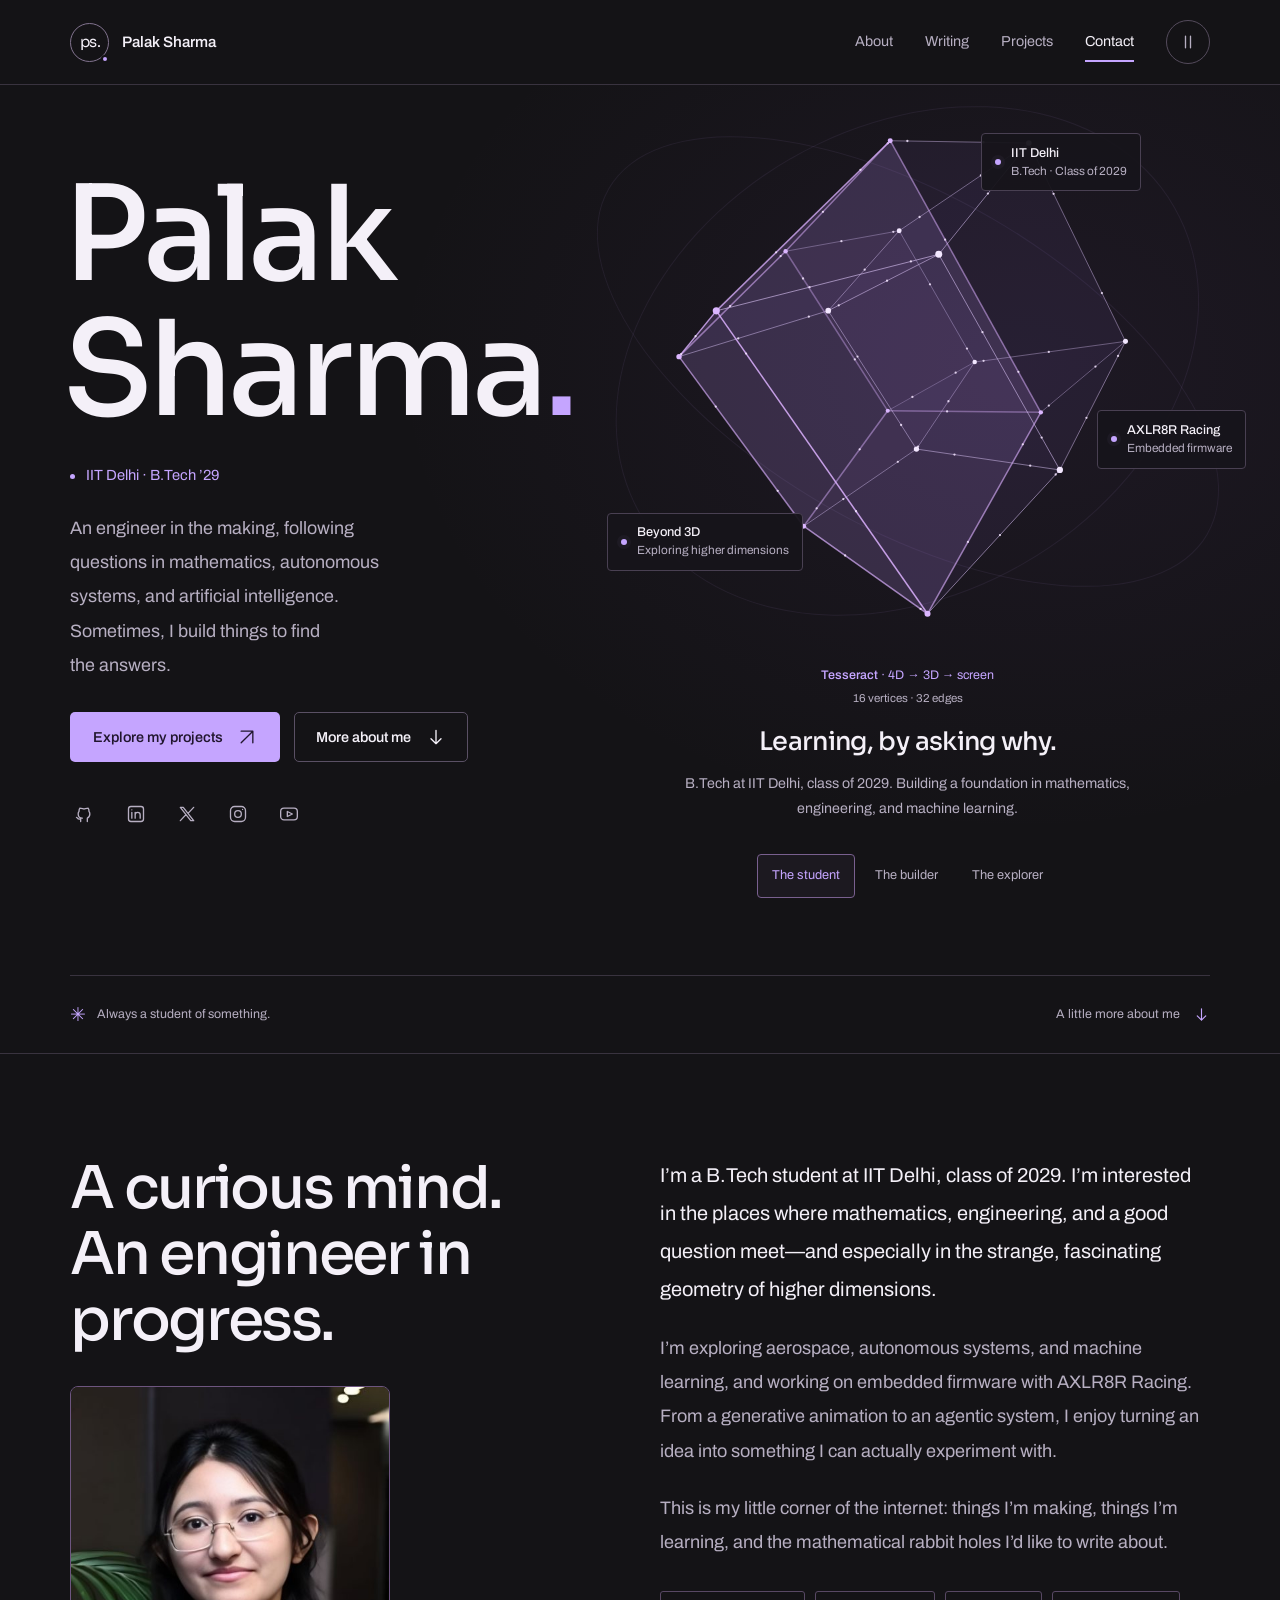
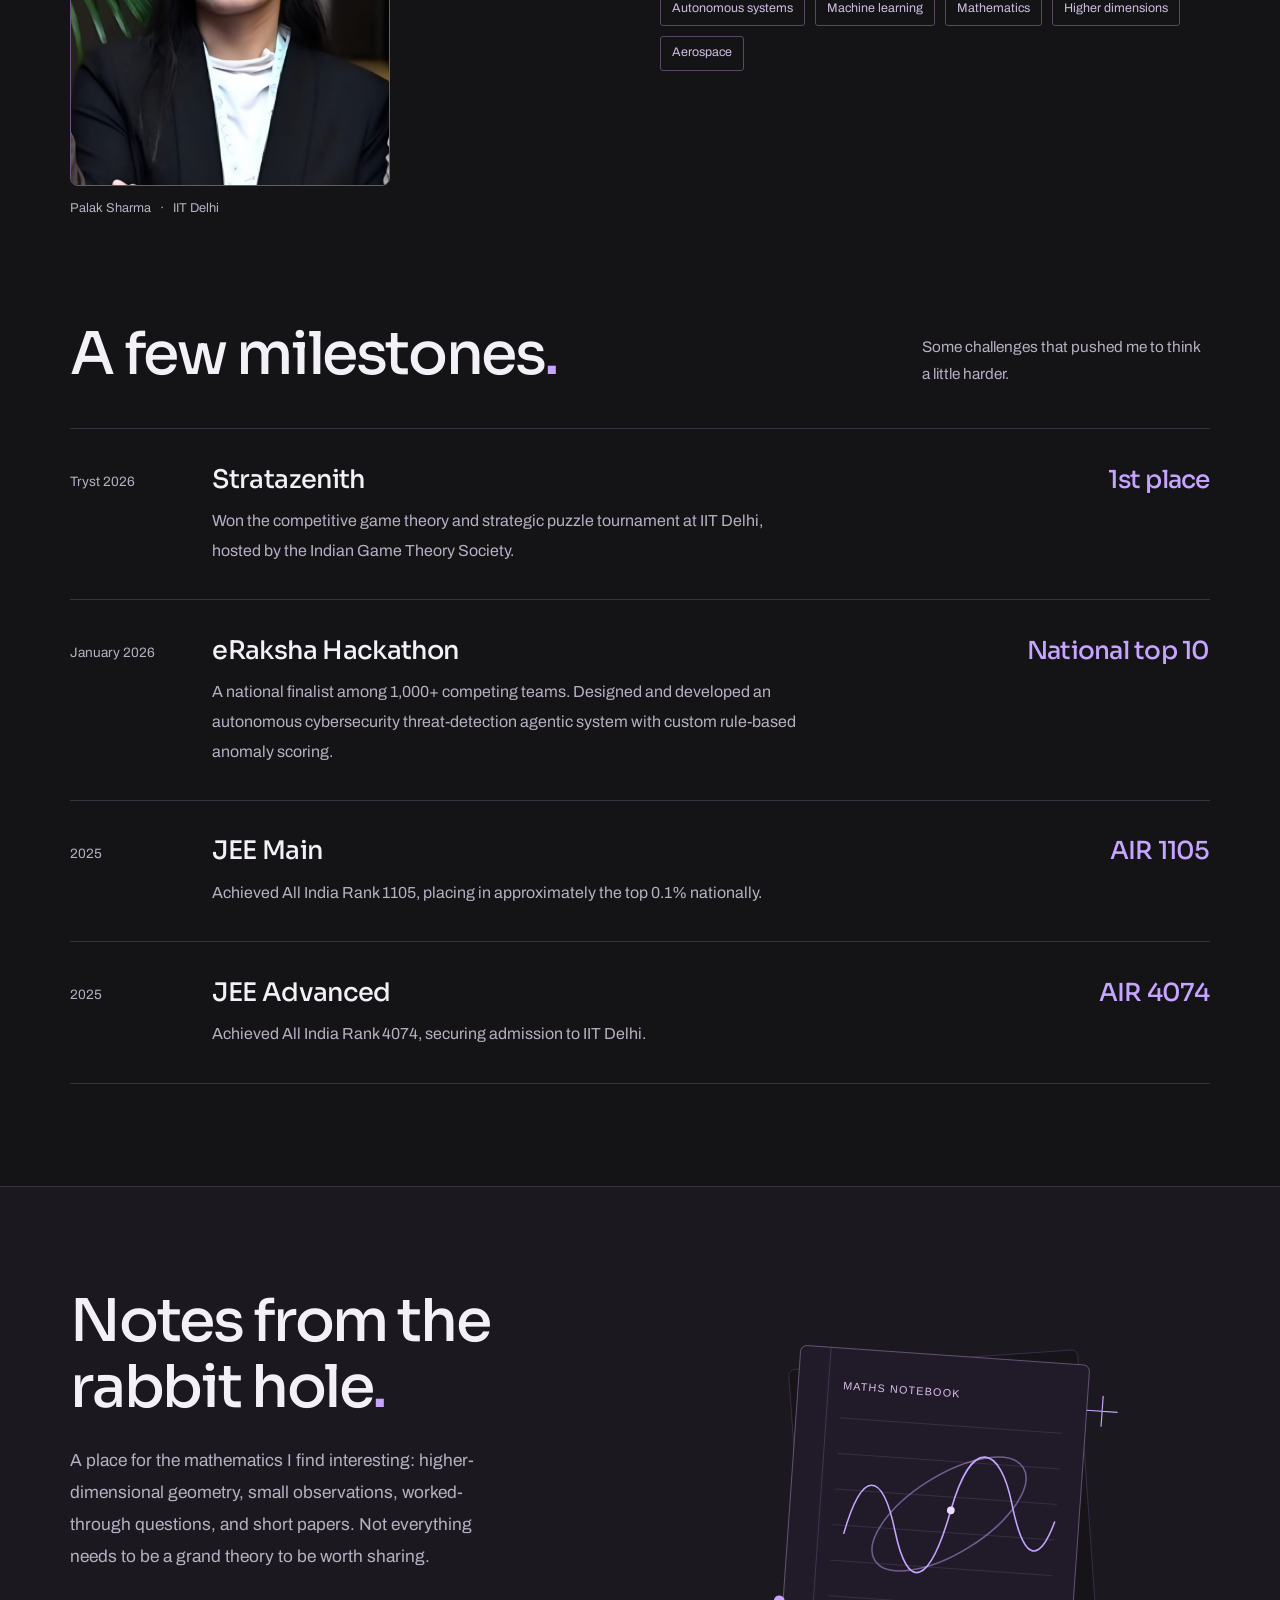
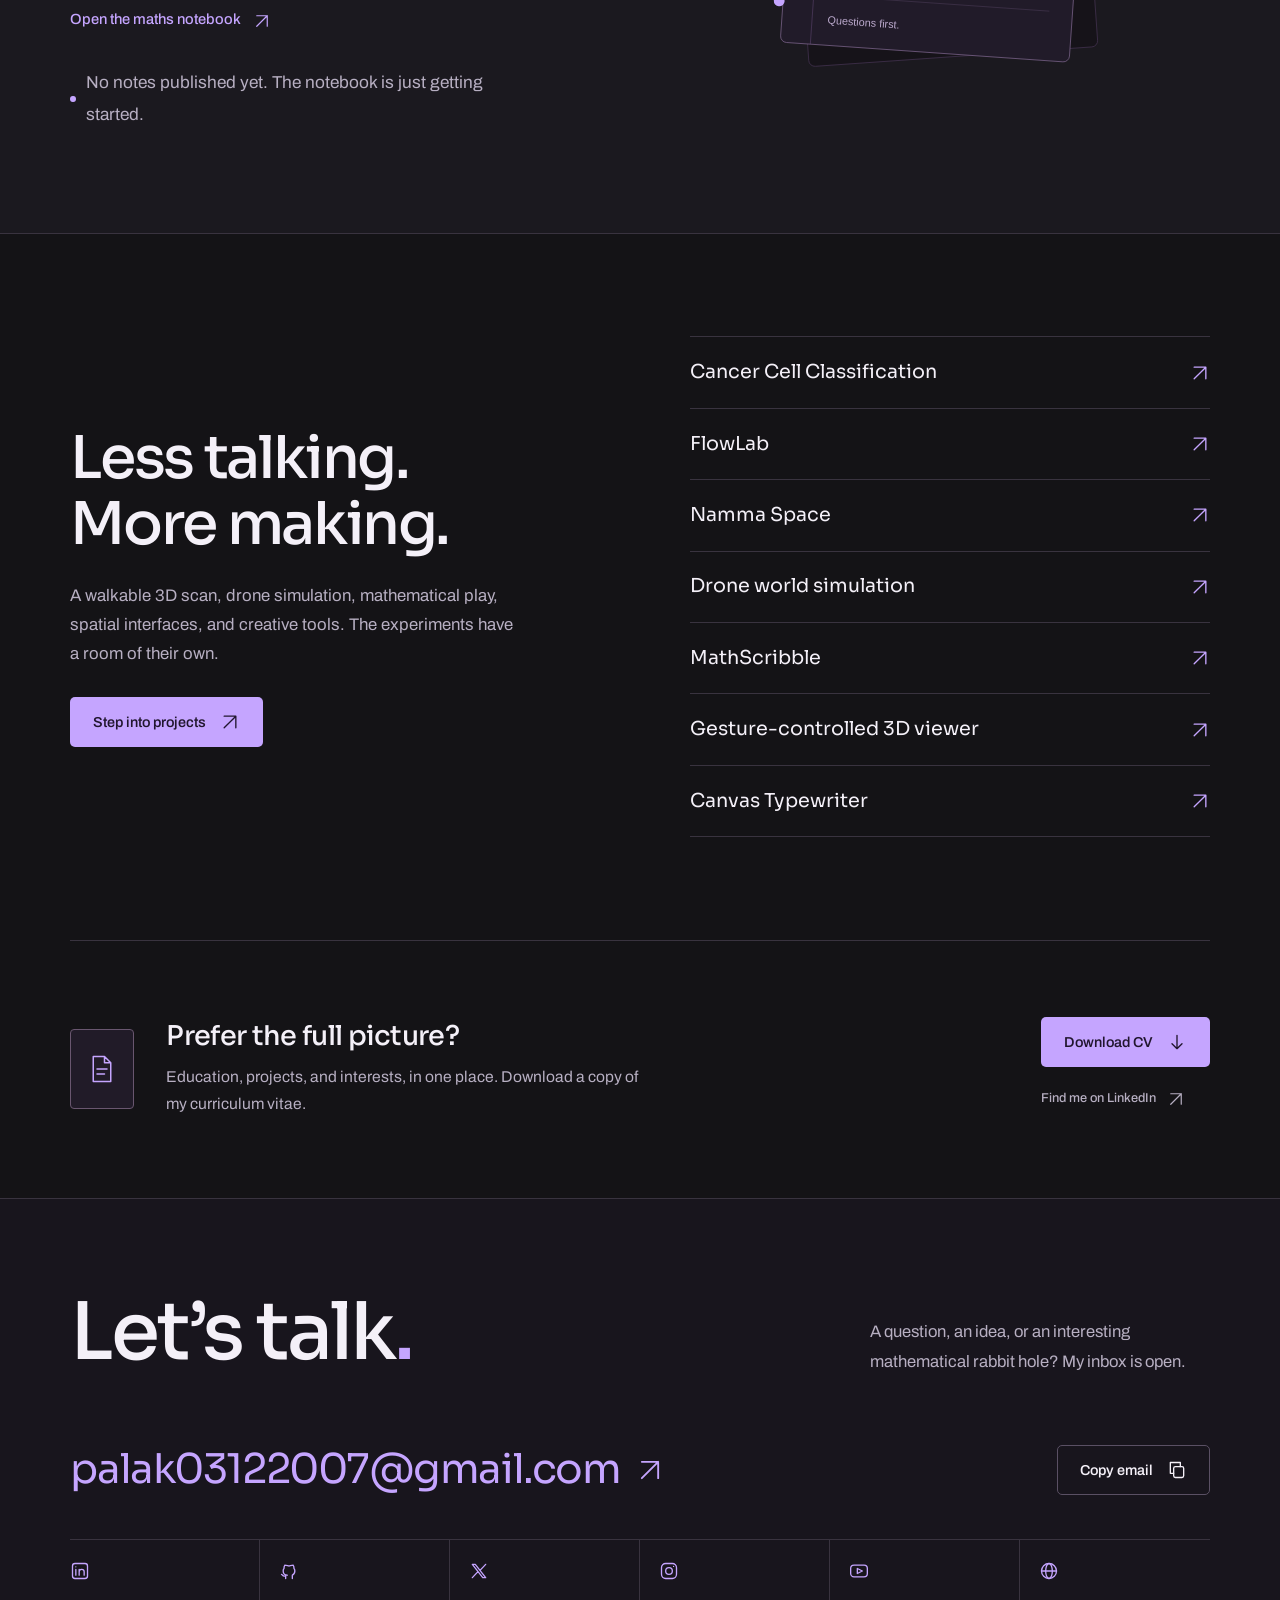
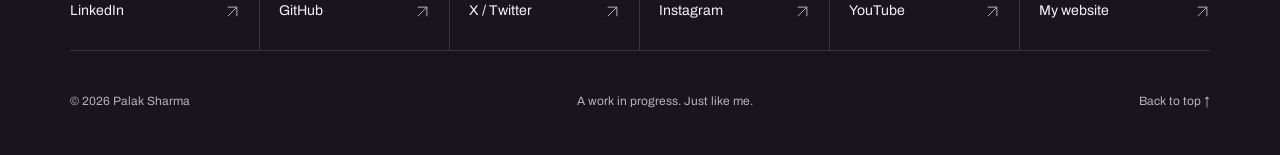
<file: index.html>
<!doctype html>
<!--
THESIS: A curious mind in motion, not a row of portfolio cards.
OWN-WORLD: User-directed charcoal, plum, lavender, oversized Sora, and quiet reading space.
STORY: Meet the student, builder, and explorer; discover real milestones and a growing maths notebook.
FIRST VIEWPORT: A very large name beside a full-scale living mathematical profile, with factual
orbital labels and three controls that reveal different parts of Palak's story.
FORM: User-pinned dark research studio; Projects and Writing have their own clear navigation tabs.
The writing empty state is honest. No awards, papers, credentials, or deployments are fabricated.
-->
<html lang="en"><head>
<meta charset="utf-8"><meta name="viewport" content="width=device-width, initial-scale=1">
<title>Palak Sharma — IIT Delhi · A curious mind in motion</title><meta name="description" content="Palak Sharma, B.Tech student at IIT Delhi. Exploring mathematics, autonomous systems, and AI. Projects, achievements, maths notes, and ways to get in touch."><meta name="author" content="Palak Sharma"><meta name="theme-color" content="#141316">
<link rel="canonical" href="https://www.palaksharma.tech/">
<meta property="og:type" content="profile"><meta property="profile:first_name" content="Palak"><meta property="profile:last_name" content="Sharma"><meta property="og:site_name" content="Palak Sharma"><meta property="og:locale" content="en_IN"><meta property="og:url" content="https://www.palaksharma.tech/"><meta property="og:title" content="Palak Sharma — IIT Delhi · A curious mind in motion"><meta property="og:description" content="Palak Sharma, B.Tech student at IIT Delhi, exploring mathematics, autonomous systems, and AI. See projects and milestones."><meta name="twitter:title" content="Palak Sharma — IIT Delhi · A curious mind in motion"><meta name="twitter:description" content="Palak Sharma, B.Tech student at IIT Delhi. Exploring mathematics, autonomous systems, and AI."><meta name="twitter:site" content="@palaksharma3_">
<script type="application/ld+json">
{"@context":"https://schema.org","@graph":[
{"@type":"Person","@id":"https://www.palaksharma.tech/#person","name":"Palak Sharma","givenName":"Palak","familyName":"Sharma","url":"https://www.palaksharma.tech/","image":"https://www.palaksharma.tech/assets/palak-portrait.jpg","jobTitle":"B.Tech student","description":"B.Tech student at IIT Delhi exploring mathematics, autonomous systems, and artificial intelligence.","affiliation":{"@type":"CollegeOrUniversity","name":"Indian Institute of Technology Delhi","alternateName":"IIT Delhi","url":"https://home.iitd.ac.in/"},"knowsAbout":["Mathematics","Higher-dimensional geometry","Autonomous systems","Machine learning","Aerospace","Game theory"],"award":["Stratazenith 2026 (Tryst, IIT Delhi) — 1st place","eRaksha Hackathon 2026 — National top 10","JEE Main 2025 — AIR 1105"],"sameAs":["https://github.com/palaksharma3","https://www.linkedin.com/in/palaksharma3/","https://x.com/palaksharma3_","https://www.instagram.com/palak.sharma.3/","https://www.youtube.com/@PalakIIT-DELHI29"]},
{"@type":"WebSite","@id":"https://www.palaksharma.tech/#website","url":"https://www.palaksharma.tech/","name":"Palak Sharma","inLanguage":"en","author":{"@id":"https://www.palaksharma.tech/#person"}},
{"@type":"ProfilePage","@id":"https://www.palaksharma.tech/#profile","url":"https://www.palaksharma.tech/","name":"Palak Sharma — IIT Delhi · A curious mind in motion","isPartOf":{"@id":"https://www.palaksharma.tech/#website"},"mainEntity":{"@id":"https://www.palaksharma.tech/#person"}}
]}
</script><meta property="og:image" content="https://www.palaksharma.tech/assets/social-preview.png"><meta property="og:image:width" content="1200"><meta property="og:image:height" content="630"><meta property="og:image:alt" content="Palak Sharma — a curious mind in motion, on charcoal and lavender."><meta name="twitter:card" content="summary_large_image"><meta name="twitter:creator" content="@palaksharma3_">
<link rel="icon" href="favicon-32.png" sizes="32x32" type="image/png"><link rel="icon" href="icon-192.png" sizes="192x192" type="image/png"><link rel="apple-touch-icon" href="apple-touch-icon.png">
<link rel="preload" href="assets/fonts/sora-latin.woff2" as="font" type="font/woff2" crossorigin><link rel="preload" href="assets/fonts/archivo-latin.woff2" as="font" type="font/woff2" crossorigin><link rel="stylesheet" href="portfolio.css">
<script src="settings.js" defer></script><script src="geometry4d.js" defer></script><script src="script.js" defer></script>
</head><body data-page="home"><svg class="icon-sprite" xmlns="http://www.w3.org/2000/svg" aria-hidden="true"><defs><symbol id="i-arrow" viewBox="0 0 24 24"><path d="M5 19 19 5M5 5h14v14"/></symbol><symbol id="i-down" viewBox="0 0 24 24"><path d="M12 4v16m-6-6 6 6 6-6"/></symbol><symbol id="i-left" viewBox="0 0 24 24"><path d="M20 12H4m6-6-6 6 6 6"/></symbol><symbol id="i-right" viewBox="0 0 24 24"><path d="M4 12h16m-6-6 6 6-6 6"/></symbol><symbol id="i-linkedin" viewBox="0 0 24 24"><rect x="3" y="3" width="18" height="18" rx="3"/><path d="M7 10v7m4-7v7m0-4c0-4 6-4 6 0v4"/><circle cx="7" cy="7" r=".8" fill="currentColor" stroke="none"/></symbol><symbol id="i-github" viewBox="0 0 24 24"><path d="M8 21v-3c-4 1-4-2-5-2m13 5v-4c2-1 3-3 3-5 0-2-1-3-1-3 0-1 0-3-1-4-2 0-4 1-5 1s-3-1-5-1C6 6 6 8 6 9c0 0-1 1-1 3 0 3 2 5 5 5"/></symbol><symbol id="i-x" viewBox="0 0 24 24"><path d="m4 4 12.5 16H20L7.5 4H4ZM20 4l-6.5 7M4 20l6.5-7"/></symbol><symbol id="i-instagram" viewBox="0 0 24 24"><rect x="3" y="3" width="18" height="18" rx="5"/><circle cx="12" cy="12" r="4"/><circle cx="17.5" cy="6.5" r=".8" fill="currentColor" stroke="none"/></symbol><symbol id="i-youtube" viewBox="0 0 24 24"><rect x="2" y="5" width="20" height="14" rx="4"/><path d="m10 9 6 3-6 3V9Z"/></symbol><symbol id="i-website" viewBox="0 0 24 24"><circle cx="12" cy="12" r="9"/><ellipse cx="12" cy="12" rx="4" ry="9"/><path d="M3 12h18"/></symbol><symbol id="i-file" viewBox="0 0 24 24"><path d="M14 2H5v20h14V7l-5-5Zm0 0v5h5M8 12h8m-8 4h6"/></symbol><symbol id="i-pause" viewBox="0 0 24 24"><path d="M9 5v14m6-14v14"/></symbol><symbol id="i-play" viewBox="0 0 24 24"><path d="m9 5 10 7-10 7V5Z"/></symbol><symbol id="i-menu" viewBox="0 0 24 24"><path d="M4 8h16M4 16h16"/></symbol><symbol id="i-copy" viewBox="0 0 24 24"><rect x="8" y="8" width="12" height="13" rx="2"/><path d="M16 8V3H4v13h4"/></symbol></defs></svg><a class="skip-link" href="#main">Skip to content</a>
<header class="site-header"><div class="container header-inner">
<a class="brand" href="index.html" aria-label="ps. Palak Sharma — home"><span class="brand-mark" aria-hidden="true">ps.</span><span class="brand-name" data-full-name>Palak Sharma</span></a>
<nav class="site-nav" id="site-navigation" aria-label="Main navigation"><a href="#about" data-section-link="about">About</a><a href="writing.html">Writing</a><a href="projects.html">Projects</a><a href="#contact" data-section-link="contact">Contact</a></nav>
<div class="header-actions"><button class="motion-button" type="button" data-motion-toggle aria-label="Pause animations" aria-pressed="true" title="Pause animations" hidden><svg class="icon" aria-hidden="true"><use href="#i-pause"/></svg></button><button class="menu-toggle" type="button" aria-label="Open navigation" aria-expanded="false" aria-controls="site-navigation" hidden><svg class="icon" aria-hidden="true"><use href="#i-menu"/></svg></button></div>
</div></header><main id="main"><section class="hero" aria-labelledby="hero-title"><div class="container hero-layout">
<div class="hero-copy"><h1 class="hero-title" id="hero-title"><span data-first-name>Palak</span><span><span data-last-name>Sharma</span><span class="accent">.</span></span></h1>
<p class="hero-role" data-role>IIT Delhi · B.Tech ’29</p><p class="hero-description" data-description>An engineer in the making, following questions in mathematics, autonomous systems, and artificial intelligence. Sometimes, I build things to find the answers.</p>
<div class="hero-actions"><a class="button button-primary" href="projects.html">Explore my projects <svg class="icon" aria-hidden="true"><use href="#i-arrow"/></svg></a><a class="button button-secondary" href="#about">More about me <svg class="icon" aria-hidden="true"><use href="#i-down"/></svg></a></div><nav class="hero-socials" aria-label="Social profiles"><a class="" href="https://github.com/palaksharma3" data-social="github" target="_blank" rel="noopener noreferrer" aria-label="GitHub (opens in a new tab)"><svg class="icon" aria-hidden="true"><use href="#i-github"/></svg></a><a class="" href="https://www.linkedin.com/in/palaksharma3/" data-social="linkedin" target="_blank" rel="noopener noreferrer" aria-label="LinkedIn (opens in a new tab)"><svg class="icon" aria-hidden="true"><use href="#i-linkedin"/></svg></a><a class="" href="https://x.com/palaksharma3_" data-social="x" target="_blank" rel="noopener noreferrer" aria-label="X / Twitter (opens in a new tab)"><svg class="icon" aria-hidden="true"><use href="#i-x"/></svg></a><a class="" href="https://www.instagram.com/palak.sharma.3/" data-social="instagram" target="_blank" rel="noopener noreferrer" aria-label="Instagram (opens in a new tab)"><svg class="icon" aria-hidden="true"><use href="#i-instagram"/></svg></a><a class="" href="https://www.youtube.com/@PalakIIT-DELHI29" data-social="youtube" target="_blank" rel="noopener noreferrer" aria-label="YouTube (opens in a new tab)"><svg class="icon" aria-hidden="true"><use href="#i-youtube"/></svg></a></nav></div>
<div class="hero-art"><figure class="motion-study"><div class="motion-surface"><img class="motion-fallback" src="assets/orbit.svg" alt="" width="640" height="560" aria-hidden="true"><canvas class="motion-canvas" id="motion-canvas" role="img" aria-label="A rotating four-dimensional tesseract, projected into three dimensions and then onto your screen. The Student, Builder, and Explorer buttons explore other 4D forms and parts of Palak’s story.">A four-dimensional tesseract shown as a perspective projection, alongside information about Palak as a student, builder, and explorer.</canvas>
<div class="orbit-label top"><span class="orbit-dot" aria-hidden="true"></span><span><strong>IIT Delhi</strong>B.Tech · Class of 2029</span></div><div class="orbit-label right"><span class="orbit-dot" aria-hidden="true"></span><span><strong>AXLR8R Racing</strong>Embedded firmware</span></div><div class="orbit-label left"><span class="orbit-dot" aria-hidden="true"></span><span><strong>Beyond 3D</strong>Exploring higher dimensions</span></div></div>
<figcaption class="story-panel" id="profile-story"><p class="dimension-caption"><span data-dimension-name>Tesseract</span><span aria-hidden="true"> · </span><span>4D → 3D → screen</span></p><p class="dimension-detail" data-dimension-detail>16 vertices · 32 edges</p><h2 class="story-title" data-story-title>Learning, by asking why.</h2><p class="story-text" data-story-text>B.Tech at IIT Delhi, class of 2029. Building a foundation in mathematics, engineering, and machine learning.</p><div class="study-controls" role="group" aria-label="Explore parts of my story" hidden><button type="button" data-shape="bloom" aria-pressed="true" aria-controls="profile-story">The student</button><button type="button" data-shape="orbit" aria-pressed="false" aria-controls="profile-story">The builder</button><button type="button" data-shape="wave" aria-pressed="false" aria-controls="profile-story">The explorer</button></div><span id="story-status" class="story-status" aria-live="polite" aria-atomic="true"></span></figcaption></figure></div>
</div><div class="container hero-foot"><span><span class="small-star" aria-hidden="true">✳</span>Always a student of something.</span><a href="#about">A little more about me <svg class="icon" aria-hidden="true"><use href="#i-down"/></svg></a></div></section><section class="section about-section" id="about" aria-labelledby="about-title"><div class="container about-grid"><div class="about-heading"><h2 id="about-title">A curious mind.<br>An engineer in progress.</h2><figure class="portrait-frame"><img src="assets/palak-portrait.jpg" srcset="assets/palak-portrait-480.jpg 480w, assets/palak-portrait.jpg 960w" sizes="(max-width: 480px) 300px, 320px" alt="Portrait of Palak Sharma" width="960" height="1200" loading="lazy" decoding="async"><figcaption>Palak Sharma <span aria-hidden="true">·</span> IIT Delhi</figcaption></figure></div><div class="about-copy"><div data-about><p>I’m a B.Tech student at IIT Delhi, class of 2029. I’m interested in the places where mathematics, engineering, and a good question meet—and especially in the strange, fascinating geometry of higher dimensions.</p><p>I’m exploring aerospace, autonomous systems, and machine learning, and working on embedded firmware with AXLR8R Racing. From a generative animation to an agentic system, I enjoy turning an idea into something I can actually experiment with.</p><p>This is my little corner of the internet: things I’m making, things I’m learning, and the mathematical rabbit holes I’d like to write about.</p></div><div class="interests" role="group" aria-label="Interests"><span>Autonomous systems</span><span>Machine learning</span><span>Mathematics</span><span>Higher dimensions</span><span>Aerospace</span></div></div></div></section>
<section class="section achievements-section" id="achievements" aria-labelledby="achievements-title"><div class="container"><div class="achievements-heading"><h2 id="achievements-title">A few milestones<span class="accent">.</span></h2><p>Some challenges that pushed me to think a little harder.</p></div><ul class="achievement-list" data-achievements><li class="achievement"><span class="achievement-period">Tryst 2026</span><div class="achievement-main"><h3>Stratazenith</h3><p class="achievement-description">Won the competitive game theory and strategic puzzle tournament at IIT Delhi, hosted by the Indian Game Theory Society.</p></div><strong class="achievement-result">1st place</strong></li><li class="achievement"><span class="achievement-period">January 2026</span><div class="achievement-main"><h3>eRaksha Hackathon</h3><p class="achievement-description">A national finalist among 1,000+ competing teams. Designed and developed an autonomous cybersecurity threat-detection agentic system with custom rule-based anomaly scoring.</p></div><strong class="achievement-result">National top 10</strong></li><li class="achievement"><span class="achievement-period">2025</span><div class="achievement-main"><h3>JEE Main</h3><p class="achievement-description">Achieved All India Rank 1105, placing in approximately the top 0.1% nationally.</p></div><strong class="achievement-result">AIR 1105</strong></li><li class="achievement"><span class="achievement-period">2025</span><div class="achievement-main"><h3>JEE Advanced</h3><p class="achievement-description">Achieved All India Rank 4074, securing admission to IIT Delhi.</p></div><strong class="achievement-result">AIR 4074</strong></li></ul></div></section><section class="section writing-section" id="writing" aria-labelledby="writing-title"><div class="container"><div class="writing-grid"><div class="writing-heading"><h2 id="writing-title">Notes from the<br>rabbit hole<span class="accent">.</span></h2><p>A place for the mathematics I find interesting: higher-dimensional geometry, small observations, worked-through questions, and short papers. Not everything needs to be a grand theory to be worth sharing.</p><a class="text-link" href="writing.html"><span>Open the maths notebook</span><svg class="icon" aria-hidden="true"><use href="#i-arrow"/></svg></a><p class="notebook-status" data-writing-empty>No notes published yet. The notebook is just getting started.</p></div><div class="notebook-art"><img src="assets/notebook.svg" alt="An original illustration of an open mathematical notebook with a looping lavender curve" width="620" height="480" loading="lazy" decoding="async"></div></div><div class="writing-list writing-home-list" data-writing-list data-writing-limit="2" hidden></div></div></section><section class="section container project-portal" id="projects" aria-labelledby="projects-title"><div><h2 id="projects-title">Less talking.<br>More making.</h2><p>A walkable 3D scan, drone simulation, mathematical play, spatial interfaces, and creative tools. The experiments have a room of their own.</p><a class="button button-primary" href="projects.html">Step into projects <svg class="icon" aria-hidden="true"><use href="#i-arrow"/></svg></a></div><ul class="project-index"><li><a href="projects.html#breast-cell-classification"><span>Cancer Cell Classification</span><svg class="icon" aria-hidden="true"><use href="#i-arrow"/></svg></a></li><li><a href="projects.html#flowlab"><span>FlowLab</span><svg class="icon" aria-hidden="true"><use href="#i-arrow"/></svg></a></li><li><a href="projects.html#namma-space"><span>Namma Space</span><svg class="icon" aria-hidden="true"><use href="#i-arrow"/></svg></a></li><li><a href="projects.html#drone-world"><span>Drone world simulation</span><svg class="icon" aria-hidden="true"><use href="#i-arrow"/></svg></a></li><li><a href="projects.html#mathscribble"><span>MathScribble</span><svg class="icon" aria-hidden="true"><use href="#i-arrow"/></svg></a></li><li><a href="projects.html#gesture-viewer"><span>Gesture-controlled 3D viewer</span><svg class="icon" aria-hidden="true"><use href="#i-arrow"/></svg></a></li><li><a href="projects.html#canvas-typewriter"><span>Canvas Typewriter</span><svg class="icon" aria-hidden="true"><use href="#i-arrow"/></svg></a></li></ul></section><section class="cv-section" id="cv" aria-labelledby="cv-title"><div class="container cv-panel"><div class="cv-symbol" aria-hidden="true"><svg class="icon" aria-hidden="true"><use href="#i-file"/></svg></div><div class="cv-copy"><h2 id="cv-title">Prefer the full picture?</h2><p data-cv-description>Education, projects, and interests, in one place. Download a copy of my curriculum vitae.</p></div><div class="cv-action"><button class="button button-disabled" type="button" disabled data-cv-pending hidden>CV coming soon <svg class="icon" aria-hidden="true"><use href="#i-file"/></svg></button><a class="button button-primary" href="assets/cv.pdf" data-cv-download download="Palak-Sharma-CV.pdf" target="_blank" rel="noopener noreferrer">Download CV <svg class="icon" aria-hidden="true"><use href="#i-down"/></svg></a><a class="text-link" href="https://www.linkedin.com/in/palaksharma3/" data-social="linkedin" target="_blank" rel="noopener noreferrer"><span>Find me on LinkedIn</span><svg class="icon" aria-hidden="true"><use href="#i-arrow"/></svg></a></div></div></section></main><footer class="contact-section" id="contact" aria-labelledby="contact-title"><div class="container">
<div class="contact-heading"><h2 id="contact-title">Let’s talk<span class="accent">.</span></h2><p>A question, an idea, or an interesting mathematical rabbit hole? My inbox is open.</p></div>
<div class="contact-email-row"><a class="email-link" href="mailto:palak03122007@gmail.com" data-email-link><span data-email>palak03122007@gmail.com</span><svg class="icon" aria-hidden="true"><use href="#i-arrow"/></svg></a><div class="copy-area"><button class="button button-secondary" type="button" data-email-copy hidden>Copy email <svg class="icon" aria-hidden="true"><use href="#i-copy"/></svg></button><span class="copy-status" data-copy-status aria-live="polite" aria-atomic="true"></span></div></div>
<nav class="social-directory" aria-label="Find me online"><a class="" href="https://www.linkedin.com/in/palaksharma3/" data-social="linkedin" target="_blank" rel="noopener noreferrer"><svg class="icon" aria-hidden="true"><use href="#i-linkedin"/></svg><span>LinkedIn <svg class="icon" aria-hidden="true"><use href="#i-arrow"/></svg></span></a><a class="" href="https://github.com/palaksharma3" data-social="github" target="_blank" rel="noopener noreferrer"><svg class="icon" aria-hidden="true"><use href="#i-github"/></svg><span>GitHub <svg class="icon" aria-hidden="true"><use href="#i-arrow"/></svg></span></a><a class="" href="https://x.com/palaksharma3_" data-social="x" target="_blank" rel="noopener noreferrer"><svg class="icon" aria-hidden="true"><use href="#i-x"/></svg><span>X / Twitter <svg class="icon" aria-hidden="true"><use href="#i-arrow"/></svg></span></a><a class="" href="https://www.instagram.com/palak.sharma.3/" data-social="instagram" target="_blank" rel="noopener noreferrer"><svg class="icon" aria-hidden="true"><use href="#i-instagram"/></svg><span>Instagram <svg class="icon" aria-hidden="true"><use href="#i-arrow"/></svg></span></a><a class="" href="https://www.youtube.com/@PalakIIT-DELHI29" data-social="youtube" target="_blank" rel="noopener noreferrer"><svg class="icon" aria-hidden="true"><use href="#i-youtube"/></svg><span>YouTube <svg class="icon" aria-hidden="true"><use href="#i-arrow"/></svg></span></a><a class="" href="https://www.palaksharma.tech/" data-social="website" target="_blank" rel="noopener noreferrer"><svg class="icon" aria-hidden="true"><use href="#i-website"/></svg><span>My website <svg class="icon" aria-hidden="true"><use href="#i-arrow"/></svg></span></a></nav>
<div class="footer-bottom"><span>© <span data-year>2026</span> <span data-full-name>Palak Sharma</span></span><span class="footer-note">A work in progress. Just like me.</span><a href="#main">Back to top ↑</a></div>
</div></footer></body></html>
</file>
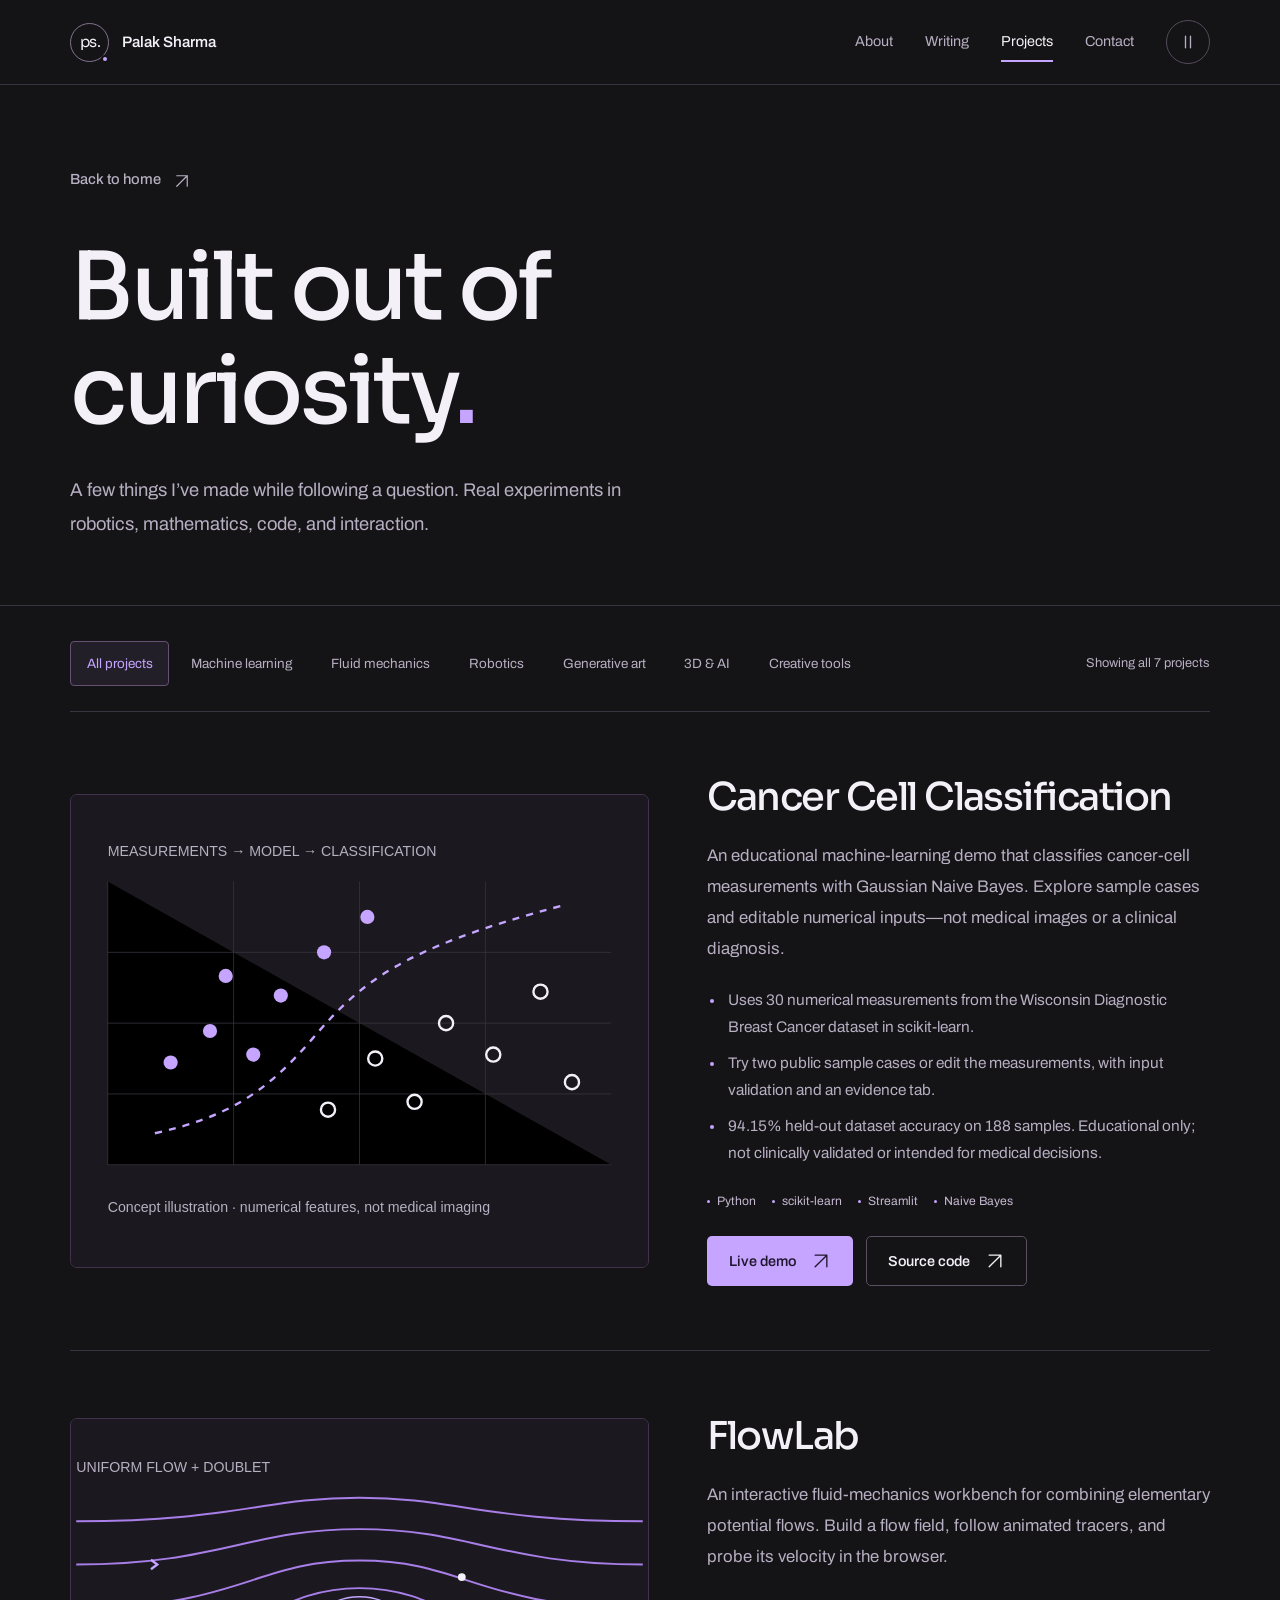
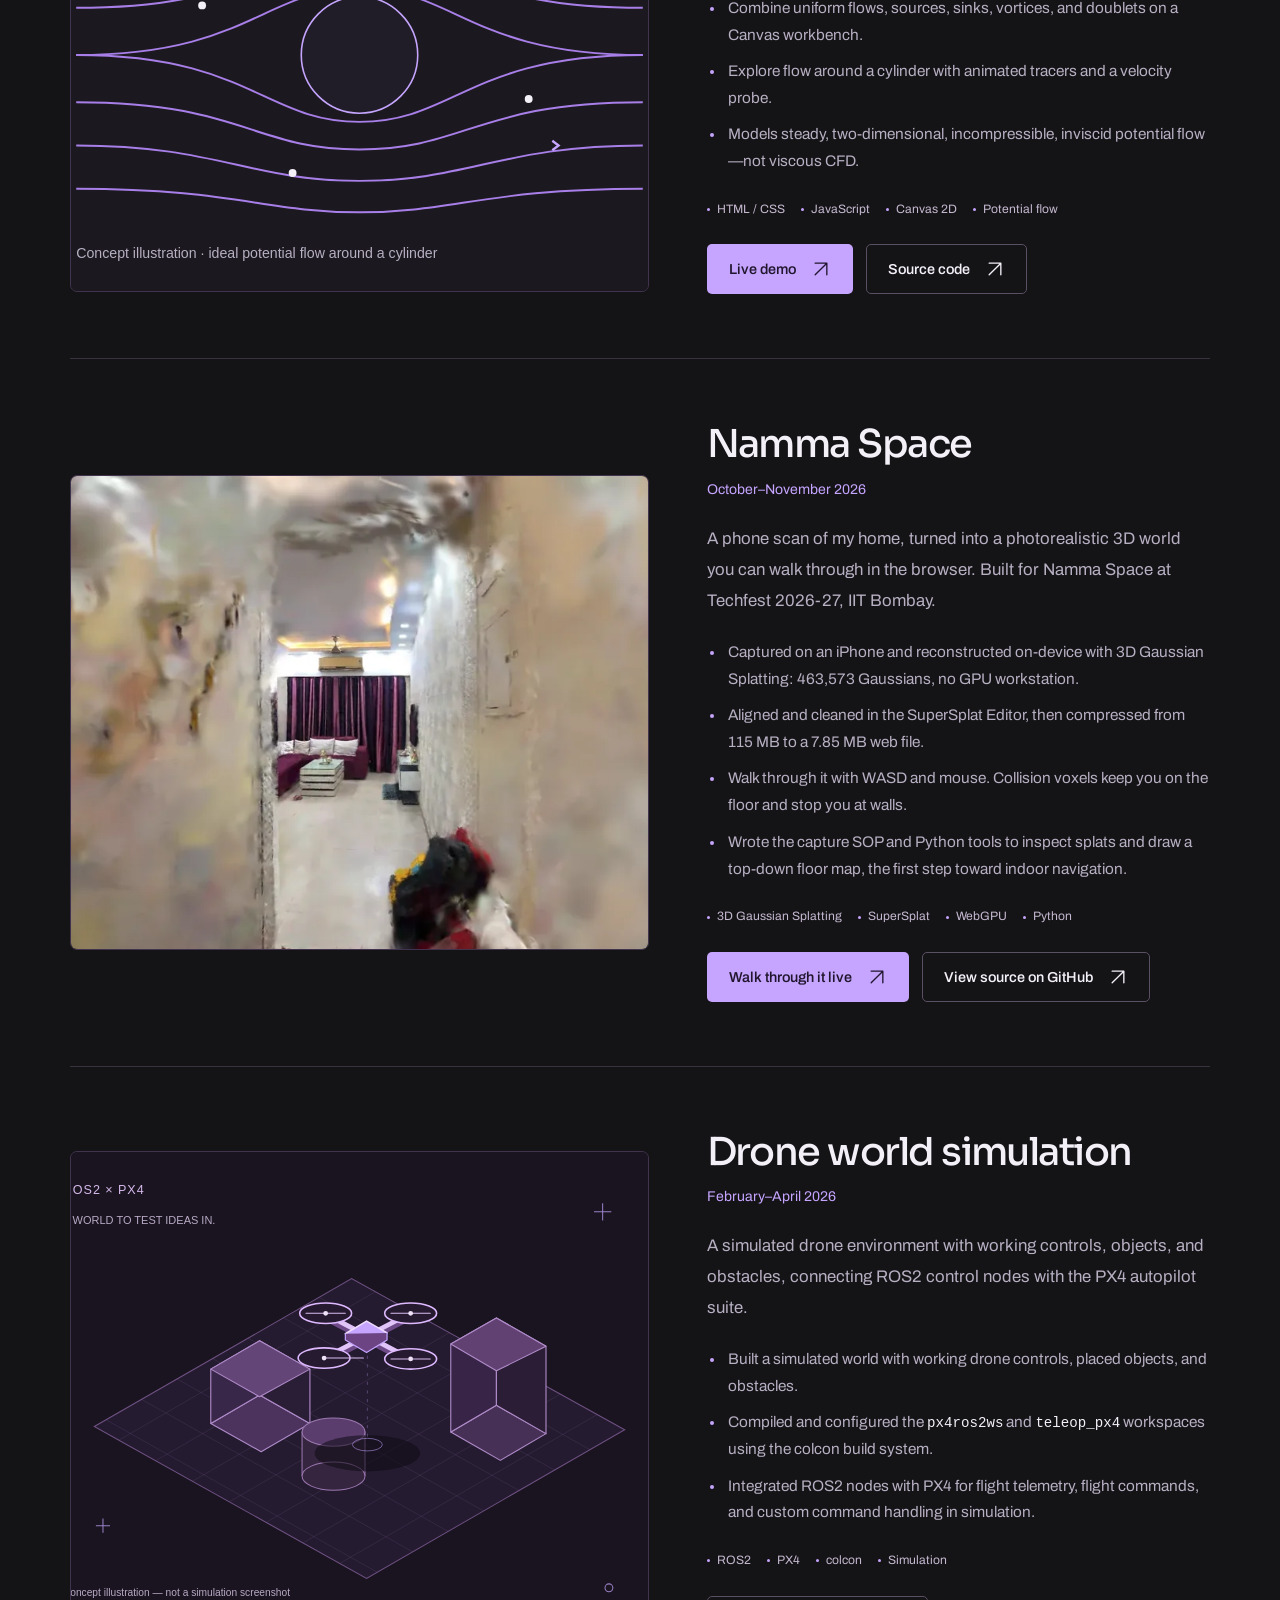
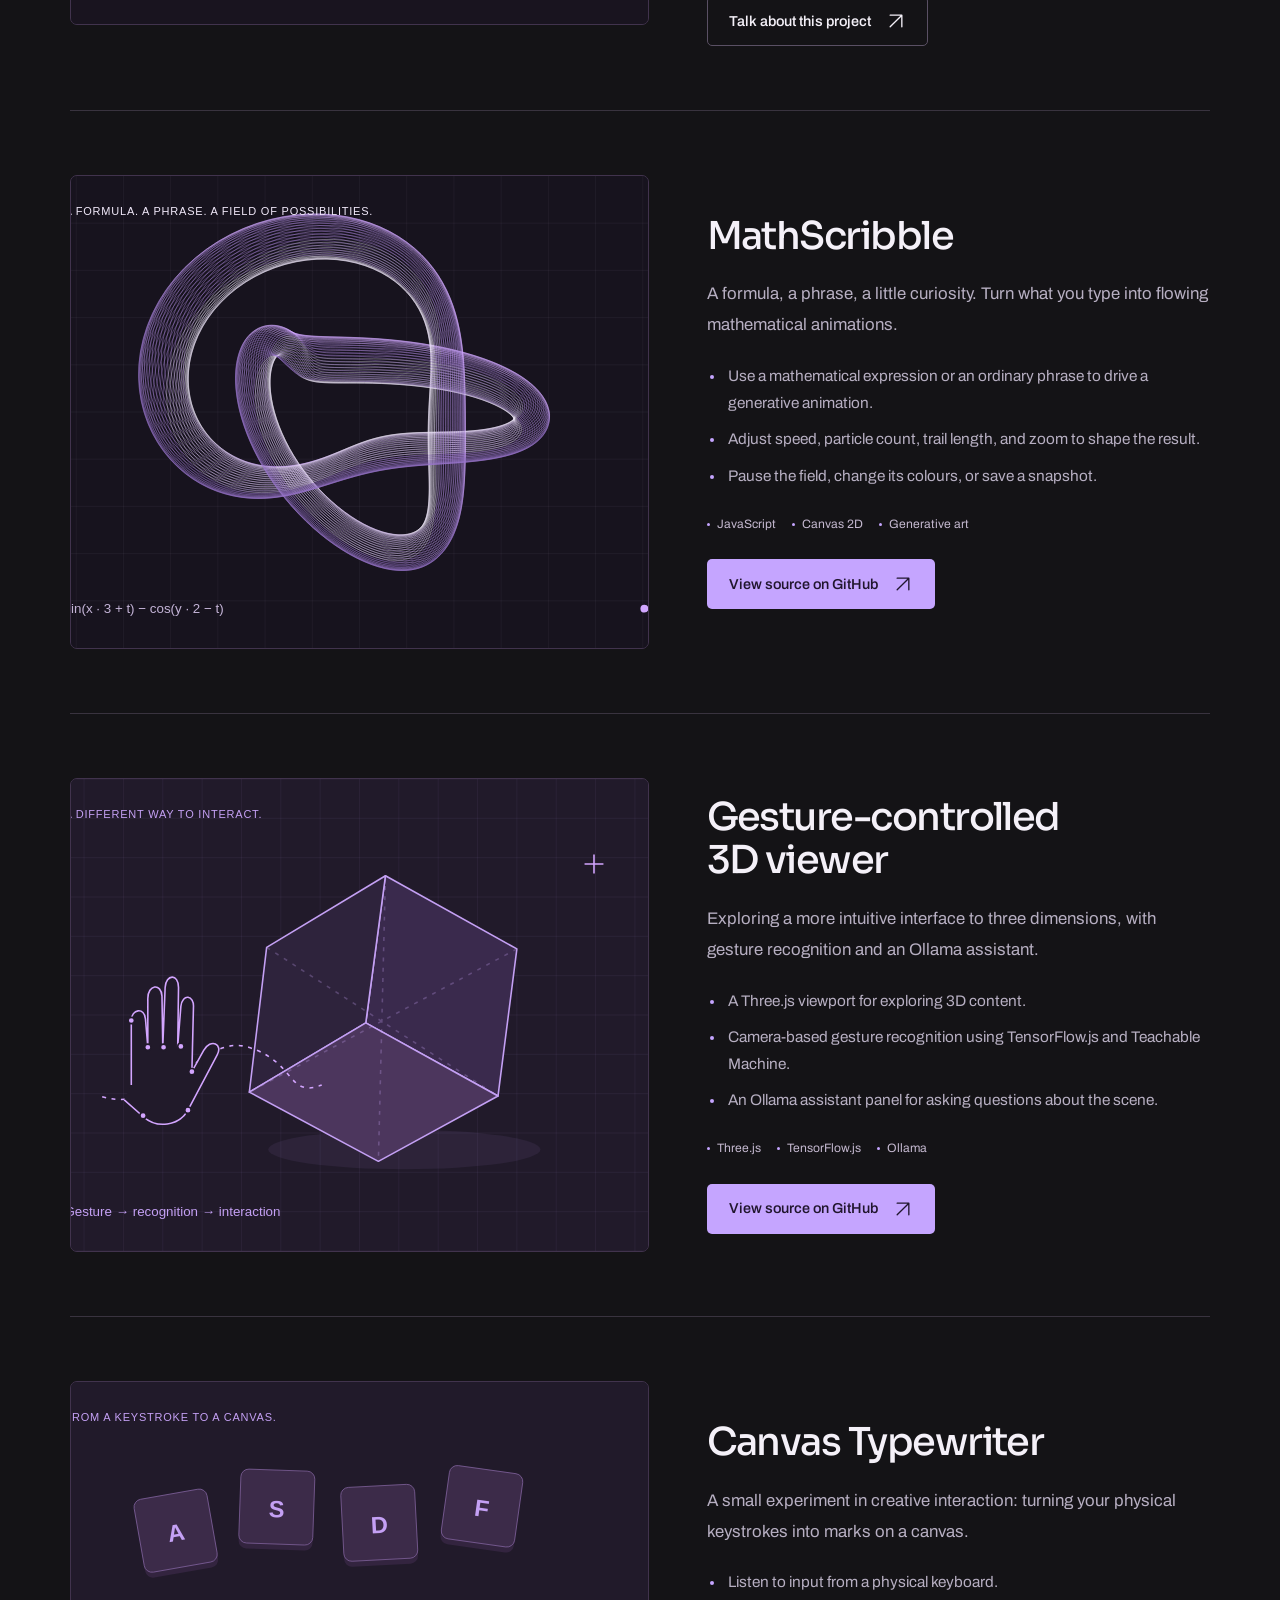
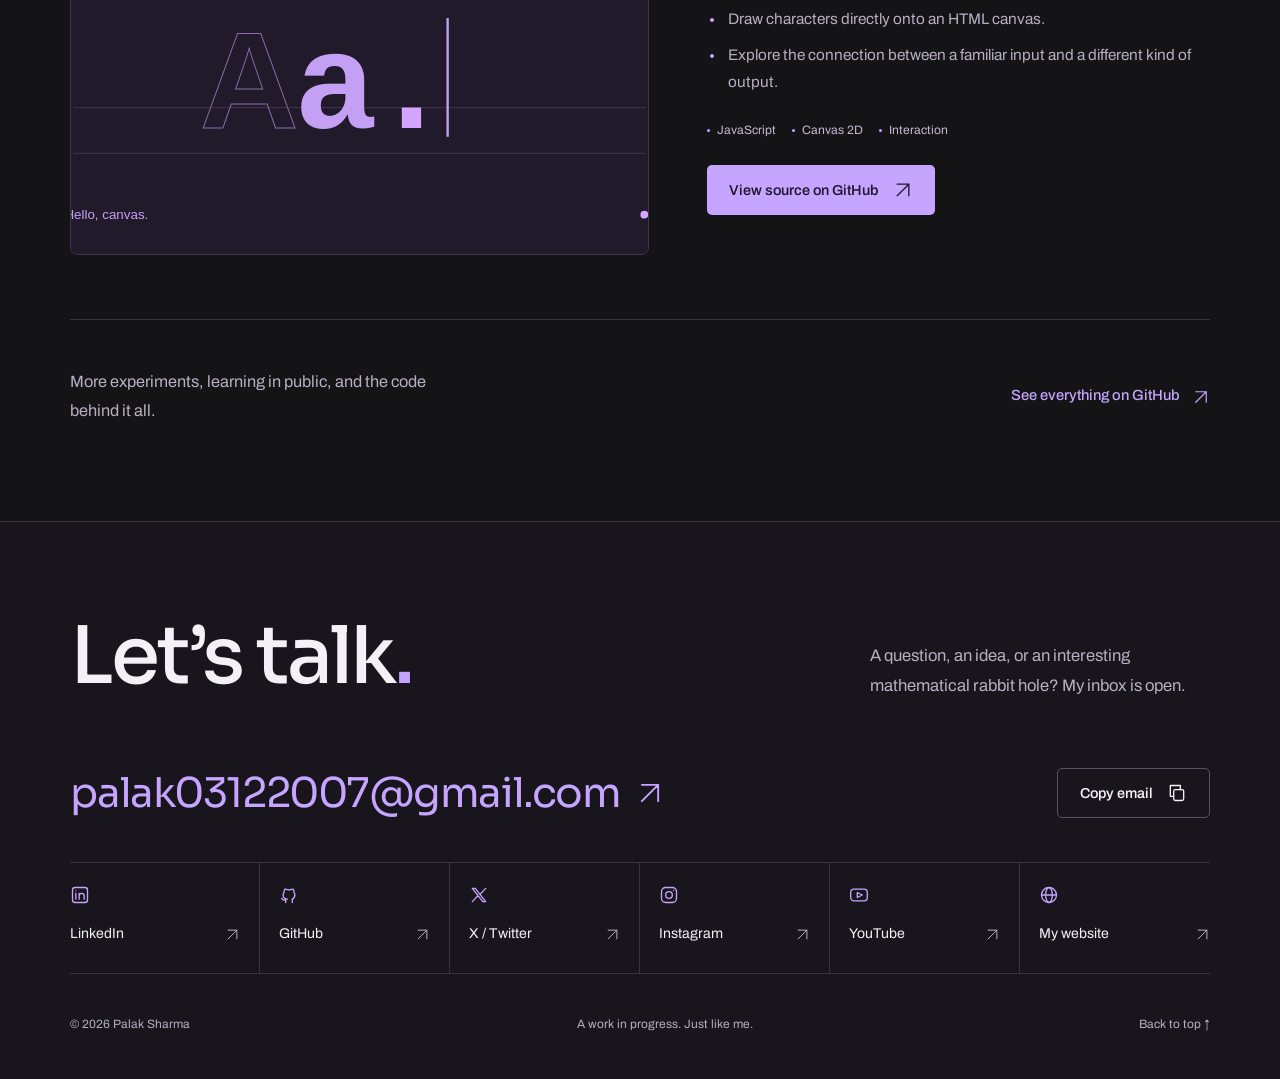
<file: projects.html>
<!doctype html>
<!--
THESIS: A curious mind in motion, not a row of portfolio cards.
OWN-WORLD: User-directed charcoal, plum, lavender, oversized Sora, and quiet reading space.
STORY: Meet the student, builder, and explorer; discover real milestones and a growing maths notebook.
FIRST VIEWPORT: A very large name beside a full-scale living mathematical profile, with factual
orbital labels and three controls that reveal different parts of Palak's story.
FORM: User-pinned dark research studio; Projects and Writing have their own clear navigation tabs.
The writing empty state is honest. No awards, papers, credentials, or deployments are fabricated.
-->
<html lang="en"><head>
<meta charset="utf-8"><meta name="viewport" content="width=device-width, initial-scale=1">
<title>Projects — Palak Sharma, IIT Delhi</title><meta name="description" content="Projects by Palak Sharma (IIT Delhi): machine learning, fluid mechanics, drone simulation, generative maths animation, gesture-controlled 3D, and creative code."><meta name="author" content="Palak Sharma"><meta name="theme-color" content="#141316">
<link rel="canonical" href="https://www.palaksharma.tech/projects.html">
<meta property="og:type" content="website"><meta property="og:site_name" content="Palak Sharma"><meta property="og:locale" content="en_IN"><meta property="og:url" content="https://www.palaksharma.tech/projects.html"><meta property="og:title" content="Projects — Palak Sharma, IIT Delhi"><meta property="og:description" content="Projects by Palak Sharma (IIT Delhi) in machine learning, fluid mechanics, drones, maths animation, and creative code."><meta name="twitter:title" content="Projects — Palak Sharma, IIT Delhi"><meta name="twitter:description" content="Machine learning, fluid mechanics, drone simulation, generative maths animation, and creative code."><meta name="twitter:site" content="@palaksharma3_">
<script type="application/ld+json">
{"@context":"https://schema.org","@type":"CollectionPage","@id":"https://www.palaksharma.tech/projects.html#page","url":"https://www.palaksharma.tech/projects.html","name":"Projects — Palak Sharma, IIT Delhi","isPartOf":{"@type":"WebSite","@id":"https://www.palaksharma.tech/#website","url":"https://www.palaksharma.tech/","name":"Palak Sharma"},"author":{"@type":"Person","@id":"https://www.palaksharma.tech/#person","name":"Palak Sharma","url":"https://www.palaksharma.tech/"},
"breadcrumb":{"@type":"BreadcrumbList","itemListElement":[{"@type":"ListItem","position":1,"name":"Home","item":"https://www.palaksharma.tech/"},{"@type":"ListItem","position":2,"name":"Projects","item":"https://www.palaksharma.tech/projects.html"}]},
"mainEntity":{"@type":"ItemList","itemListElement":[
{"@type":"ListItem","position":1,"item":{"@type":"SoftwareSourceCode","name":"Cancer Cell Classification","description":"An educational machine-learning demo that classifies cancer-cell measurements with Gaussian Naive Bayes.","url":"https://cancer-cell-classification.streamlit.app/","codeRepository":"https://github.com/palaksharma3/cancer-cell-classification-demo","author":{"@id":"https://www.palaksharma.tech/#person"}}},
{"@type":"ListItem","position":2,"item":{"@type":"SoftwareSourceCode","name":"FlowLab","description":"An interactive fluid-mechanics workbench for combining elementary potential flows.","url":"https://palaksharma3.github.io/Elementary-Flows/","codeRepository":"https://github.com/palaksharma3/Elementary-Flows","author":{"@id":"https://www.palaksharma.tech/#person"}}},
{"@type":"ListItem","position":3,"item":{"@type":"SoftwareSourceCode","name":"Namma Space","url":"https://superspl.at/scene/0681979d","codeRepository":"https://github.com/palaksharma3/Namma-space","author":{"@id":"https://www.palaksharma.tech/#person"}}},
{"@type":"ListItem","position":4,"item":{"@type":"CreativeWork","name":"Drone world simulation","author":{"@id":"https://www.palaksharma.tech/#person"}}},
{"@type":"ListItem","position":5,"item":{"@type":"SoftwareSourceCode","name":"MathScribble","description":"Turn what you type into flowing mathematical animations.","codeRepository":"https://github.com/palaksharma3/Math-Simulations","author":{"@id":"https://www.palaksharma.tech/#person"}}},
{"@type":"ListItem","position":6,"item":{"@type":"SoftwareSourceCode","name":"Gesture-controlled 3D viewer","description":"An intuitive interface to three dimensions, with gesture recognition and an Ollama assistant.","codeRepository":"https://github.com/palaksharma3/gesture-3d-viewer","author":{"@id":"https://www.palaksharma.tech/#person"}}},
{"@type":"ListItem","position":7,"item":{"@type":"SoftwareSourceCode","name":"Canvas Typewriter","description":"Turning physical keystrokes into marks on a canvas.","codeRepository":"https://github.com/palaksharma3/canvas-keyboard-app","author":{"@id":"https://www.palaksharma.tech/#person"}}}
]}}
</script><meta property="og:image" content="https://www.palaksharma.tech/assets/social-preview.png"><meta property="og:image:width" content="1200"><meta property="og:image:height" content="630"><meta property="og:image:alt" content="Palak Sharma — a curious mind in motion, on charcoal and lavender."><meta name="twitter:card" content="summary_large_image"><meta name="twitter:creator" content="@palaksharma3_">
<link rel="icon" href="favicon-32.png" sizes="32x32" type="image/png"><link rel="icon" href="icon-192.png" sizes="192x192" type="image/png"><link rel="apple-touch-icon" href="apple-touch-icon.png">
<link rel="preload" href="assets/fonts/sora-latin.woff2" as="font" type="font/woff2" crossorigin><link rel="preload" href="assets/fonts/archivo-latin.woff2" as="font" type="font/woff2" crossorigin><link rel="stylesheet" href="portfolio.css">
<script src="settings.js" defer></script><script src="script.js" defer></script>
</head><body data-page="projects"><svg class="icon-sprite" xmlns="http://www.w3.org/2000/svg" aria-hidden="true"><defs><symbol id="i-arrow" viewBox="0 0 24 24"><path d="M5 19 19 5M5 5h14v14"/></symbol><symbol id="i-down" viewBox="0 0 24 24"><path d="M12 4v16m-6-6 6 6 6-6"/></symbol><symbol id="i-left" viewBox="0 0 24 24"><path d="M20 12H4m6-6-6 6 6 6"/></symbol><symbol id="i-right" viewBox="0 0 24 24"><path d="M4 12h16m-6-6 6 6-6 6"/></symbol><symbol id="i-linkedin" viewBox="0 0 24 24"><rect x="3" y="3" width="18" height="18" rx="3"/><path d="M7 10v7m4-7v7m0-4c0-4 6-4 6 0v4"/><circle cx="7" cy="7" r=".8" fill="currentColor" stroke="none"/></symbol><symbol id="i-github" viewBox="0 0 24 24"><path d="M8 21v-3c-4 1-4-2-5-2m13 5v-4c2-1 3-3 3-5 0-2-1-3-1-3 0-1 0-3-1-4-2 0-4 1-5 1s-3-1-5-1C6 6 6 8 6 9c0 0-1 1-1 3 0 3 2 5 5 5"/></symbol><symbol id="i-x" viewBox="0 0 24 24"><path d="m4 4 12.5 16H20L7.5 4H4ZM20 4l-6.5 7M4 20l6.5-7"/></symbol><symbol id="i-instagram" viewBox="0 0 24 24"><rect x="3" y="3" width="18" height="18" rx="5"/><circle cx="12" cy="12" r="4"/><circle cx="17.5" cy="6.5" r=".8" fill="currentColor" stroke="none"/></symbol><symbol id="i-youtube" viewBox="0 0 24 24"><rect x="2" y="5" width="20" height="14" rx="4"/><path d="m10 9 6 3-6 3V9Z"/></symbol><symbol id="i-website" viewBox="0 0 24 24"><circle cx="12" cy="12" r="9"/><ellipse cx="12" cy="12" rx="4" ry="9"/><path d="M3 12h18"/></symbol><symbol id="i-file" viewBox="0 0 24 24"><path d="M14 2H5v20h14V7l-5-5Zm0 0v5h5M8 12h8m-8 4h6"/></symbol><symbol id="i-pause" viewBox="0 0 24 24"><path d="M9 5v14m6-14v14"/></symbol><symbol id="i-play" viewBox="0 0 24 24"><path d="m9 5 10 7-10 7V5Z"/></symbol><symbol id="i-menu" viewBox="0 0 24 24"><path d="M4 8h16M4 16h16"/></symbol><symbol id="i-copy" viewBox="0 0 24 24"><rect x="8" y="8" width="12" height="13" rx="2"/><path d="M16 8V3H4v13h4"/></symbol></defs></svg><a class="skip-link" href="#main">Skip to content</a>
<header class="site-header"><div class="container header-inner">
<a class="brand" href="index.html" aria-label="ps. Palak Sharma — home"><span class="brand-mark" aria-hidden="true">ps.</span><span class="brand-name" data-full-name>Palak Sharma</span></a>
<nav class="site-nav" id="site-navigation" aria-label="Main navigation"><a href="index.html#about">About</a><a href="writing.html">Writing</a><a href="projects.html" aria-current="page">Projects</a><a href="#contact">Contact</a></nav>
<div class="header-actions"><button class="motion-button" type="button" data-motion-toggle aria-label="Pause animations" aria-pressed="true" title="Pause animations" hidden><svg class="icon" aria-hidden="true"><use href="#i-pause"/></svg></button><button class="menu-toggle" type="button" aria-label="Open navigation" aria-expanded="false" aria-controls="site-navigation" hidden><svg class="icon" aria-hidden="true"><use href="#i-menu"/></svg></button></div>
</div></header><main id="main"><section class="page-intro" aria-labelledby="page-title"><div class="container"><a class="text-link" href="index.html"><span>Back to home</span><svg class="icon" aria-hidden="true"><use href="#i-arrow"/></svg></a><h1 id="page-title">Built out of<br>curiosity<span class="accent">.</span></h1><p>A few things I’ve made while following a question. Real experiments in robotics, mathematics, code, and interaction.</p></div></section><div class="container collection"><div class="filter-bar"><div class="project-filters" role="group" aria-label="Filter projects"><button type="button" data-filter="all" aria-pressed="true" hidden>All projects</button><button type="button" data-filter="ml" aria-pressed="false" hidden>Machine learning</button><button type="button" data-filter="fluids" aria-pressed="false" hidden>Fluid mechanics</button><button type="button" data-filter="robotics" aria-pressed="false" hidden>Robotics</button><button type="button" data-filter="generative" aria-pressed="false" hidden>Generative art</button><button type="button" data-filter="spatial" aria-pressed="false" hidden>3D &amp; AI</button><button type="button" data-filter="tools" aria-pressed="false" hidden>Creative tools</button></div><p class="filter-status" id="filter-status" aria-live="polite" aria-atomic="true">Showing all 7 projects</p></div>
<article class="collection-project" id="breast-cell-classification" data-project="breastCell" data-category="ml" aria-labelledby="breast-cell-title">
<div class="project-art"><img src="assets/breast-cell-classification.svg" alt="Concept illustration of numerical feature points separated into two groups; not medical imaging or actual model results" width="840" height="600" loading="lazy" decoding="async"></div>
<div class="project-details"><h2 id="breast-cell-title" data-project-title>Cancer Cell Classification</h2><p class="project-description" data-project-description>An educational machine-learning demo that classifies cancer-cell measurements with Gaussian Naive Bayes. Explore sample cases and editable numerical inputs—not medical images or a clinical diagnosis.</p>
<ul class="project-notes"><li>Uses 30 numerical measurements from the Wisconsin Diagnostic Breast Cancer dataset in scikit-learn.</li><li>Try two public sample cases or edit the measurements, with input validation and an evidence tab.</li><li>94.15% held-out dataset accuracy on 188 samples. Educational only; not clinically validated or intended for medical decisions.</li></ul>
<ul class="tags" aria-label="Technologies and themes"><li>Python</li><li>scikit-learn</li><li>Streamlit</li><li>Naive Bayes</li></ul>
<div class="project-actions"><a class="button button-primary" href="https://cancer-cell-classification.streamlit.app/" data-project-live target="_blank" rel="noopener noreferrer">Live demo <svg class="icon" aria-hidden="true"><use href="#i-arrow"/></svg></a><a class="button button-secondary" href="https://github.com/palaksharma3/cancer-cell-classification-demo" data-project-source target="_blank" rel="noopener noreferrer">Source code <svg class="icon" aria-hidden="true"><use href="#i-arrow"/></svg></a></div></div></article>
<article class="collection-project" id="flowlab" data-project="flowlab" data-category="fluids" aria-labelledby="flowlab-title">
<div class="project-art"><img src="assets/flowlab.svg" alt="Concept illustration of ideal potential-flow streamlines around a cylinder; not a screenshot of FlowLab" width="840" height="600" loading="lazy" decoding="async"></div>
<div class="project-details"><h2 id="flowlab-title" data-project-title>FlowLab</h2><p class="project-description" data-project-description>An interactive fluid-mechanics workbench for combining elementary potential flows. Build a flow field, follow animated tracers, and probe its velocity in the browser.</p>
<ul class="project-notes"><li>Combine uniform flows, sources, sinks, vortices, and doublets on a Canvas workbench.</li><li>Explore flow around a cylinder with animated tracers and a velocity probe.</li><li>Models steady, two-dimensional, incompressible, inviscid potential flow—not viscous CFD.</li></ul>
<ul class="tags" aria-label="Technologies and themes"><li>HTML / CSS</li><li>JavaScript</li><li>Canvas 2D</li><li>Potential flow</li></ul>
<div class="project-actions"><a class="button button-primary" href="https://palaksharma3.github.io/Elementary-Flows/" data-project-live target="_blank" rel="noopener noreferrer">Live demo <svg class="icon" aria-hidden="true"><use href="#i-arrow"/></svg></a><a class="button button-secondary" href="https://github.com/palaksharma3/Elementary-Flows" data-project-source target="_blank" rel="noopener noreferrer">Source code <svg class="icon" aria-hidden="true"><use href="#i-arrow"/></svg></a></div></div></article>
<article class="collection-project" id="namma-space" data-project="namma" data-category="spatial" aria-labelledby="namma-title"><div class="project-art"><img src="assets/namma-space.webp" alt="A real frame from the published 3D scan of my home: a corridor opening into a living room with purple curtains" width="840" height="600" loading="lazy" decoding="async"></div><div class="project-details"><h2 id="namma-title" data-project-title>Namma Space</h2><p class="project-period" data-project-period>October–November 2026</p><p class="project-description" data-project-description>A phone scan of my home, turned into a photorealistic 3D world you can walk through in the browser. Built for Namma Space at Techfest 2026-27, IIT Bombay.</p><ul class="project-notes"><li>Captured on an iPhone and reconstructed on-device with 3D Gaussian Splatting: 463,573 Gaussians, no GPU workstation.</li><li>Aligned and cleaned in the SuperSplat Editor, then compressed from 115 MB to a 7.85 MB web file.</li><li>Walk through it with WASD and mouse. Collision voxels keep you on the floor and stop you at walls.</li><li>Wrote the capture SOP and Python tools to inspect splats and draw a top-down floor map, the first step toward indoor navigation.</li></ul><ul class="tags" aria-label="Technologies and themes"><li>3D Gaussian Splatting</li><li>SuperSplat</li><li>WebGPU</li><li>Python</li></ul><div class="project-actions"><a class="button button-primary" href="https://superspl.at/scene/0681979d" target="_blank" rel="noopener noreferrer">Walk through it live <svg class="icon" aria-hidden="true"><use href="#i-arrow"/></svg></a><a class="button button-secondary" href="https://github.com/palaksharma3/Namma-space" data-project-source target="_blank" rel="noopener noreferrer">View source on GitHub <svg class="icon" aria-hidden="true"><use href="#i-arrow"/></svg></a></div></div></article><article class="collection-project" id="drone-world" data-project="drone" data-category="robotics" aria-labelledby="drone-title"><div class="project-art"><img src="assets/drone-world.svg" alt="Concept illustration of a drone simulation world with objects and obstacles; not an actual simulation screenshot" width="840" height="600" loading="lazy" decoding="async"></div><div class="project-details"><h2 id="drone-title" data-project-title>Drone world simulation</h2><p class="project-period" data-project-period>February–April 2026</p><p class="project-description" data-project-description>A simulated drone environment with working controls, objects, and obstacles, connecting ROS2 control nodes with the PX4 autopilot suite.</p><ul class="project-notes"><li>Built a simulated world with working drone controls, placed objects, and obstacles.</li><li>Compiled and configured the <code>px4ros2ws</code> and <code>teleop_px4</code> workspaces using the colcon build system.</li><li>Integrated ROS2 nodes with PX4 for flight telemetry, flight commands, and custom command handling in simulation.</li></ul><ul class="tags" aria-label="Technologies and themes"><li>ROS2</li><li>PX4</li><li>colcon</li><li>Simulation</li></ul><div class="project-actions"><a class="button button-primary" data-project-source target="_blank" rel="noopener noreferrer" hidden>View source on GitHub <svg class="icon" aria-hidden="true"><use href="#i-arrow"/></svg></a><a class="button button-secondary" href="#contact">Talk about this project <svg class="icon" aria-hidden="true"><use href="#i-arrow"/></svg></a></div></div></article><article class="collection-project" id="mathscribble" data-project="math" data-category="generative" aria-labelledby="math-title"><div class="project-art"><img src="assets/mathscribble.svg" alt="Original illustration of flowing lavender mathematical curves on charcoal" width="840" height="600" loading="lazy" decoding="async"></div><div class="project-details"><h2 id="math-title" data-project-title>MathScribble</h2><p class="project-description" data-project-description>A formula, a phrase, a little curiosity. Turn what you type into flowing mathematical animations.</p><ul class="project-notes"><li>Use a mathematical expression or an ordinary phrase to drive a generative animation.</li><li>Adjust speed, particle count, trail length, and zoom to shape the result.</li><li>Pause the field, change its colours, or save a snapshot.</li></ul><ul class="tags" aria-label="Technologies and themes"><li>JavaScript</li><li>Canvas 2D</li><li>Generative art</li></ul><div class="project-actions"><a class="button button-primary" href="https://github.com/palaksharma3/Math-Simulations" data-project-source target="_blank" rel="noopener noreferrer">View source on GitHub <svg class="icon" aria-hidden="true"><use href="#i-arrow"/></svg></a></div></div></article><article class="collection-project" id="gesture-viewer" data-project="gesture" data-category="spatial" aria-labelledby="gesture-title"><div class="project-art"><img src="assets/gesture-viewer.svg" alt="Original illustration of a lavender wireframe cube and gesture recognition path" width="840" height="600" loading="lazy" decoding="async"></div><div class="project-details"><h2 id="gesture-title" data-project-title>Gesture-controlled 3D viewer</h2><p class="project-description" data-project-description>Exploring a more intuitive interface to three dimensions, with gesture recognition and an Ollama assistant.</p><ul class="project-notes"><li>A Three.js viewport for exploring 3D content.</li><li>Camera-based gesture recognition using TensorFlow.js and Teachable Machine.</li><li>An Ollama assistant panel for asking questions about the scene.</li></ul><ul class="tags" aria-label="Technologies and themes"><li>Three.js</li><li>TensorFlow.js</li><li>Ollama</li></ul><div class="project-actions"><a class="button button-primary" href="https://github.com/palaksharma3/gesture-3d-viewer" data-project-source target="_blank" rel="noopener noreferrer">View source on GitHub <svg class="icon" aria-hidden="true"><use href="#i-arrow"/></svg></a></div></div></article><article class="collection-project" id="canvas-typewriter" data-project="keyboard" data-category="tools" aria-labelledby="keyboard-title"><div class="project-art"><img src="assets/typewriter.svg" alt="Original illustration of keystrokes becoming lavender letters on a dark canvas" width="840" height="600" loading="lazy" decoding="async"></div><div class="project-details"><h2 id="keyboard-title" data-project-title>Canvas Typewriter</h2><p class="project-description" data-project-description>A small experiment in creative interaction: turning your physical keystrokes into marks on a canvas.</p><ul class="project-notes"><li>Listen to input from a physical keyboard.</li><li>Draw characters directly onto an HTML canvas.</li><li>Explore the connection between a familiar input and a different kind of output.</li></ul><ul class="tags" aria-label="Technologies and themes"><li>JavaScript</li><li>Canvas 2D</li><li>Interaction</li></ul><div class="project-actions"><a class="button button-primary" href="https://github.com/palaksharma3/canvas-keyboard-app" data-project-source target="_blank" rel="noopener noreferrer">View source on GitHub <svg class="icon" aria-hidden="true"><use href="#i-arrow"/></svg></a></div></div></article><div class="collection-close"><p>More experiments, learning in public, and the code behind it all.</p><a class="text-link" href="https://github.com/palaksharma3" data-social="github" target="_blank" rel="noopener noreferrer"><span>See everything on GitHub</span><svg class="icon" aria-hidden="true"><use href="#i-arrow"/></svg></a></div></div></main><footer class="contact-section" id="contact" aria-labelledby="contact-title"><div class="container">
<div class="contact-heading"><h2 id="contact-title">Let’s talk<span class="accent">.</span></h2><p>A question, an idea, or an interesting mathematical rabbit hole? My inbox is open.</p></div>
<div class="contact-email-row"><a class="email-link" href="mailto:palak03122007@gmail.com" data-email-link><span data-email>palak03122007@gmail.com</span><svg class="icon" aria-hidden="true"><use href="#i-arrow"/></svg></a><div class="copy-area"><button class="button button-secondary" type="button" data-email-copy hidden>Copy email <svg class="icon" aria-hidden="true"><use href="#i-copy"/></svg></button><span class="copy-status" data-copy-status aria-live="polite" aria-atomic="true"></span></div></div>
<nav class="social-directory" aria-label="Find me online"><a class="" href="https://www.linkedin.com/in/palaksharma3/" data-social="linkedin" target="_blank" rel="noopener noreferrer"><svg class="icon" aria-hidden="true"><use href="#i-linkedin"/></svg><span>LinkedIn <svg class="icon" aria-hidden="true"><use href="#i-arrow"/></svg></span></a><a class="" href="https://github.com/palaksharma3" data-social="github" target="_blank" rel="noopener noreferrer"><svg class="icon" aria-hidden="true"><use href="#i-github"/></svg><span>GitHub <svg class="icon" aria-hidden="true"><use href="#i-arrow"/></svg></span></a><a class="" href="https://x.com/palaksharma3_" data-social="x" target="_blank" rel="noopener noreferrer"><svg class="icon" aria-hidden="true"><use href="#i-x"/></svg><span>X / Twitter <svg class="icon" aria-hidden="true"><use href="#i-arrow"/></svg></span></a><a class="" href="https://www.instagram.com/palak.sharma.3/" data-social="instagram" target="_blank" rel="noopener noreferrer"><svg class="icon" aria-hidden="true"><use href="#i-instagram"/></svg><span>Instagram <svg class="icon" aria-hidden="true"><use href="#i-arrow"/></svg></span></a><a class="" href="https://www.youtube.com/@PalakIIT-DELHI29" data-social="youtube" target="_blank" rel="noopener noreferrer"><svg class="icon" aria-hidden="true"><use href="#i-youtube"/></svg><span>YouTube <svg class="icon" aria-hidden="true"><use href="#i-arrow"/></svg></span></a><a class="" href="https://www.palaksharma.tech/" data-social="website" target="_blank" rel="noopener noreferrer"><svg class="icon" aria-hidden="true"><use href="#i-website"/></svg><span>My website <svg class="icon" aria-hidden="true"><use href="#i-arrow"/></svg></span></a></nav>
<div class="footer-bottom"><span>© <span data-year>2026</span> <span data-full-name>Palak Sharma</span></span><span class="footer-note">A work in progress. Just like me.</span><a href="#main">Back to top ↑</a></div>
</div></footer></body></html>
</file>
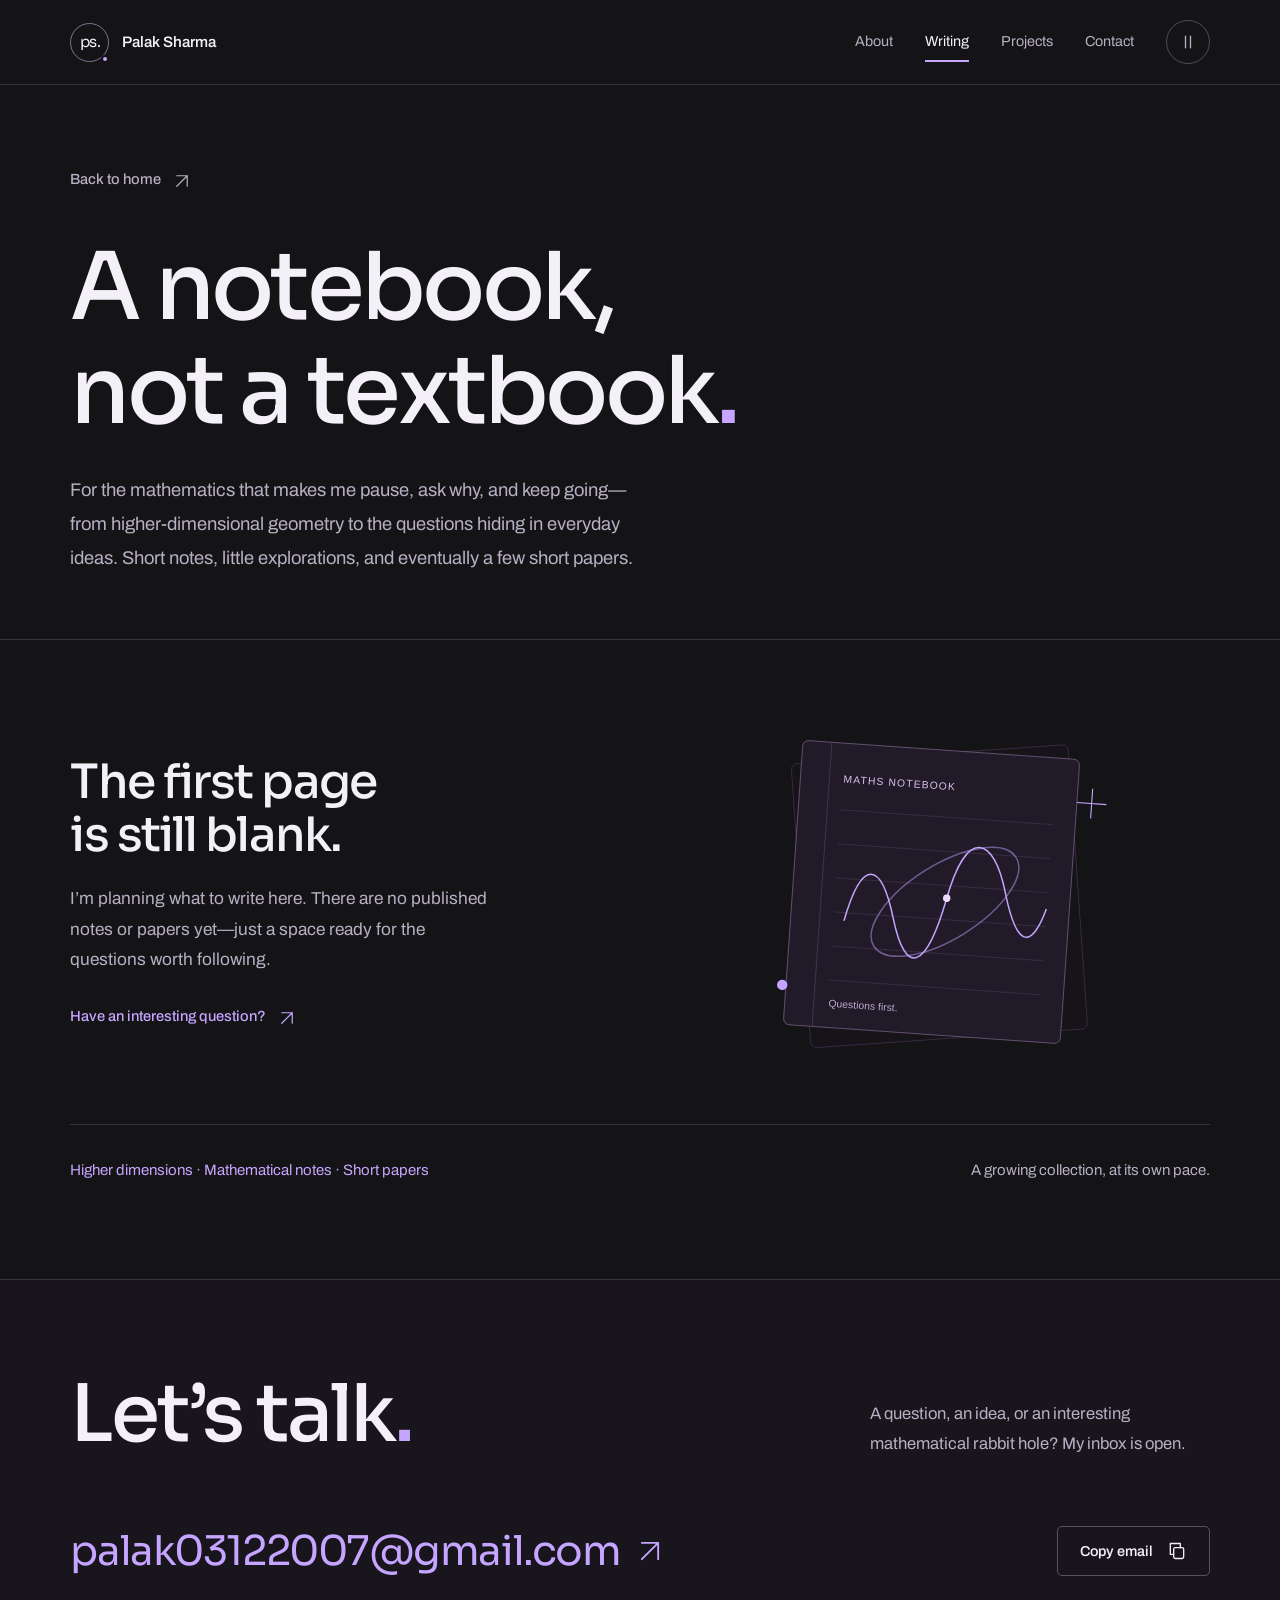
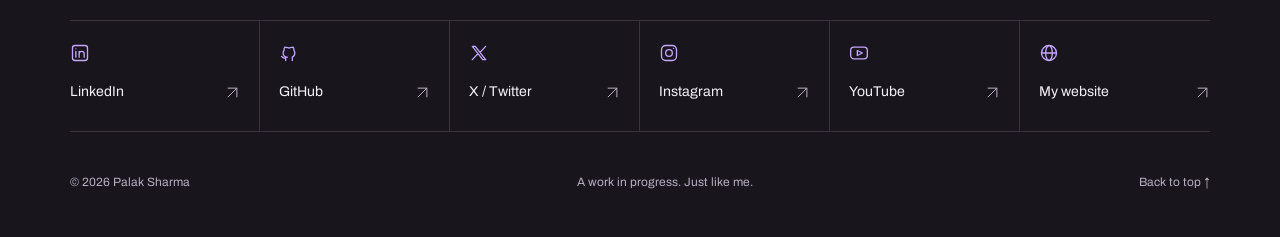
<file: writing.html>
<!doctype html>
<!--
THESIS: A curious mind in motion, not a row of portfolio cards.
OWN-WORLD: User-directed charcoal, plum, lavender, oversized Sora, and quiet reading space.
STORY: Meet the student, builder, and explorer; discover real milestones and a growing maths notebook.
FIRST VIEWPORT: A very large name beside a full-scale living mathematical profile, with factual
orbital labels and three controls that reveal different parts of Palak's story.
FORM: User-pinned dark research studio; Projects and Writing have their own clear navigation tabs.
The writing empty state is honest. No awards, papers, credentials, or deployments are fabricated.
-->
<html lang="en"><head>
<meta charset="utf-8"><meta name="viewport" content="width=device-width, initial-scale=1">
<title>Maths notebook — Palak Sharma</title><meta name="description" content="A future collection of mathematical notes, interesting questions, and short papers by Palak Sharma. No papers published yet."><meta name="author" content="Palak Sharma"><meta name="theme-color" content="#141316">
<link rel="canonical" href="https://www.palaksharma.tech/writing.html">
<meta property="og:type" content="website"><meta property="og:site_name" content="Palak Sharma"><meta property="og:locale" content="en_IN"><meta property="og:url" content="https://www.palaksharma.tech/writing.html"><meta property="og:title" content="Maths notebook — Palak Sharma"><meta property="og:description" content="A future collection of mathematical notes, interesting questions, and short papers by Palak Sharma. No papers published yet."><meta name="twitter:title" content="Maths notebook — Palak Sharma"><meta name="twitter:description" content="Mathematical notes, interesting questions, and short papers by Palak Sharma."><meta name="twitter:site" content="@palaksharma3_">
<script type="application/ld+json">
{"@context":"https://schema.org","@type":"CollectionPage","@id":"https://www.palaksharma.tech/writing.html#page","url":"https://www.palaksharma.tech/writing.html","name":"Maths notebook — Palak Sharma","inLanguage":"en","isPartOf":{"@type":"WebSite","@id":"https://www.palaksharma.tech/#website","url":"https://www.palaksharma.tech/","name":"Palak Sharma"},"author":{"@type":"Person","@id":"https://www.palaksharma.tech/#person","name":"Palak Sharma","url":"https://www.palaksharma.tech/"},"breadcrumb":{"@type":"BreadcrumbList","itemListElement":[{"@type":"ListItem","position":1,"name":"Home","item":"https://www.palaksharma.tech/"},{"@type":"ListItem","position":2,"name":"Maths notebook","item":"https://www.palaksharma.tech/writing.html"}]}}
</script><meta property="og:image" content="https://www.palaksharma.tech/assets/social-preview.png"><meta property="og:image:width" content="1200"><meta property="og:image:height" content="630"><meta property="og:image:alt" content="Palak Sharma — a curious mind in motion, on charcoal and lavender."><meta name="twitter:card" content="summary_large_image"><meta name="twitter:creator" content="@palaksharma3_">
<link rel="icon" href="favicon-32.png" sizes="32x32" type="image/png"><link rel="icon" href="icon-192.png" sizes="192x192" type="image/png"><link rel="apple-touch-icon" href="apple-touch-icon.png">
<link rel="preload" href="assets/fonts/sora-latin.woff2" as="font" type="font/woff2" crossorigin><link rel="preload" href="assets/fonts/archivo-latin.woff2" as="font" type="font/woff2" crossorigin><link rel="stylesheet" href="portfolio.css">
<script src="settings.js" defer></script><script src="script.js" defer></script>
</head><body data-page="writing"><svg class="icon-sprite" xmlns="http://www.w3.org/2000/svg" aria-hidden="true"><defs><symbol id="i-arrow" viewBox="0 0 24 24"><path d="M5 19 19 5M5 5h14v14"/></symbol><symbol id="i-down" viewBox="0 0 24 24"><path d="M12 4v16m-6-6 6 6 6-6"/></symbol><symbol id="i-left" viewBox="0 0 24 24"><path d="M20 12H4m6-6-6 6 6 6"/></symbol><symbol id="i-right" viewBox="0 0 24 24"><path d="M4 12h16m-6-6 6 6-6 6"/></symbol><symbol id="i-linkedin" viewBox="0 0 24 24"><rect x="3" y="3" width="18" height="18" rx="3"/><path d="M7 10v7m4-7v7m0-4c0-4 6-4 6 0v4"/><circle cx="7" cy="7" r=".8" fill="currentColor" stroke="none"/></symbol><symbol id="i-github" viewBox="0 0 24 24"><path d="M8 21v-3c-4 1-4-2-5-2m13 5v-4c2-1 3-3 3-5 0-2-1-3-1-3 0-1 0-3-1-4-2 0-4 1-5 1s-3-1-5-1C6 6 6 8 6 9c0 0-1 1-1 3 0 3 2 5 5 5"/></symbol><symbol id="i-x" viewBox="0 0 24 24"><path d="m4 4 12.5 16H20L7.5 4H4ZM20 4l-6.5 7M4 20l6.5-7"/></symbol><symbol id="i-instagram" viewBox="0 0 24 24"><rect x="3" y="3" width="18" height="18" rx="5"/><circle cx="12" cy="12" r="4"/><circle cx="17.5" cy="6.5" r=".8" fill="currentColor" stroke="none"/></symbol><symbol id="i-youtube" viewBox="0 0 24 24"><rect x="2" y="5" width="20" height="14" rx="4"/><path d="m10 9 6 3-6 3V9Z"/></symbol><symbol id="i-website" viewBox="0 0 24 24"><circle cx="12" cy="12" r="9"/><ellipse cx="12" cy="12" rx="4" ry="9"/><path d="M3 12h18"/></symbol><symbol id="i-file" viewBox="0 0 24 24"><path d="M14 2H5v20h14V7l-5-5Zm0 0v5h5M8 12h8m-8 4h6"/></symbol><symbol id="i-pause" viewBox="0 0 24 24"><path d="M9 5v14m6-14v14"/></symbol><symbol id="i-play" viewBox="0 0 24 24"><path d="m9 5 10 7-10 7V5Z"/></symbol><symbol id="i-menu" viewBox="0 0 24 24"><path d="M4 8h16M4 16h16"/></symbol><symbol id="i-copy" viewBox="0 0 24 24"><rect x="8" y="8" width="12" height="13" rx="2"/><path d="M16 8V3H4v13h4"/></symbol></defs></svg><a class="skip-link" href="#main">Skip to content</a>
<header class="site-header"><div class="container header-inner">
<a class="brand" href="index.html" aria-label="ps. Palak Sharma — home"><span class="brand-mark" aria-hidden="true">ps.</span><span class="brand-name" data-full-name>Palak Sharma</span></a>
<nav class="site-nav" id="site-navigation" aria-label="Main navigation"><a href="index.html#about">About</a><a href="writing.html" aria-current="page">Writing</a><a href="projects.html">Projects</a><a href="#contact">Contact</a></nav>
<div class="header-actions"><button class="motion-button" type="button" data-motion-toggle aria-label="Pause animations" aria-pressed="true" title="Pause animations" hidden><svg class="icon" aria-hidden="true"><use href="#i-pause"/></svg></button><button class="menu-toggle" type="button" aria-label="Open navigation" aria-expanded="false" aria-controls="site-navigation" hidden><svg class="icon" aria-hidden="true"><use href="#i-menu"/></svg></button></div>
</div></header><main id="main"><section class="page-intro" aria-labelledby="page-title"><div class="container"><a class="text-link" href="index.html"><span>Back to home</span><svg class="icon" aria-hidden="true"><use href="#i-arrow"/></svg></a><h1 id="page-title">A notebook,<br>not a textbook<span class="accent">.</span></h1><p>For the mathematics that makes me pause, ask why, and keep going—from higher-dimensional geometry to the questions hiding in everyday ideas. Short notes, little explorations, and eventually a few short papers.</p></div></section><section class="container notebook-page" aria-label="Mathematical writing"><div class="notebook-empty" data-writing-empty><div><h2>The first page<br>is still blank.</h2><p>I’m planning what to write here. There are no published notes or papers yet—just a space ready for the questions worth following.</p><a class="text-link" href="mailto:palak03122007@gmail.com" data-email-link><span>Have an interesting question?</span><svg class="icon" aria-hidden="true"><use href="#i-arrow"/></svg></a></div><img src="assets/notebook.svg" alt="An original illustration of a mathematical notebook and a looping purple curve" width="620" height="480" decoding="async"></div><div class="writing-list" data-writing-list hidden></div><div class="notebook-expect"><span>Higher dimensions · Mathematical notes · Short papers</span><p>A growing collection, at its own pace.</p></div></section></main><footer class="contact-section" id="contact" aria-labelledby="contact-title"><div class="container">
<div class="contact-heading"><h2 id="contact-title">Let’s talk<span class="accent">.</span></h2><p>A question, an idea, or an interesting mathematical rabbit hole? My inbox is open.</p></div>
<div class="contact-email-row"><a class="email-link" href="mailto:palak03122007@gmail.com" data-email-link><span data-email>palak03122007@gmail.com</span><svg class="icon" aria-hidden="true"><use href="#i-arrow"/></svg></a><div class="copy-area"><button class="button button-secondary" type="button" data-email-copy hidden>Copy email <svg class="icon" aria-hidden="true"><use href="#i-copy"/></svg></button><span class="copy-status" data-copy-status aria-live="polite" aria-atomic="true"></span></div></div>
<nav class="social-directory" aria-label="Find me online"><a class="" href="https://www.linkedin.com/in/palaksharma3/" data-social="linkedin" target="_blank" rel="noopener noreferrer"><svg class="icon" aria-hidden="true"><use href="#i-linkedin"/></svg><span>LinkedIn <svg class="icon" aria-hidden="true"><use href="#i-arrow"/></svg></span></a><a class="" href="https://github.com/palaksharma3" data-social="github" target="_blank" rel="noopener noreferrer"><svg class="icon" aria-hidden="true"><use href="#i-github"/></svg><span>GitHub <svg class="icon" aria-hidden="true"><use href="#i-arrow"/></svg></span></a><a class="" href="https://x.com/palaksharma3_" data-social="x" target="_blank" rel="noopener noreferrer"><svg class="icon" aria-hidden="true"><use href="#i-x"/></svg><span>X / Twitter <svg class="icon" aria-hidden="true"><use href="#i-arrow"/></svg></span></a><a class="" href="https://www.instagram.com/palak.sharma.3/" data-social="instagram" target="_blank" rel="noopener noreferrer"><svg class="icon" aria-hidden="true"><use href="#i-instagram"/></svg><span>Instagram <svg class="icon" aria-hidden="true"><use href="#i-arrow"/></svg></span></a><a class="" href="https://www.youtube.com/@PalakIIT-DELHI29" data-social="youtube" target="_blank" rel="noopener noreferrer"><svg class="icon" aria-hidden="true"><use href="#i-youtube"/></svg><span>YouTube <svg class="icon" aria-hidden="true"><use href="#i-arrow"/></svg></span></a><a class="" href="https://www.palaksharma.tech/" data-social="website" target="_blank" rel="noopener noreferrer"><svg class="icon" aria-hidden="true"><use href="#i-website"/></svg><span>My website <svg class="icon" aria-hidden="true"><use href="#i-arrow"/></svg></span></a></nav>
<div class="footer-bottom"><span>© <span data-year>2026</span> <span data-full-name>Palak Sharma</span></span><span class="footer-note">A work in progress. Just like me.</span><a href="#main">Back to top ↑</a></div>
</div></footer></body></html>
</file>
<file: portfolio.css>
@font-face{font-family:Archivo;src:url("assets/fonts/archivo-latin.woff2") format("woff2");font-style:normal;font-weight:400 800;font-display:swap}
@font-face{font-family:Sora;src:url("assets/fonts/sora-latin.woff2") format("woff2");font-style:normal;font-weight:400 700;font-display:swap}
:root{
  color-scheme:dark;
  --bg:#141316;
  --surface:#1b191f;
  --raised:#211d28;
  --ink:#f4f0f8;
  --muted:#b7afc2;
  --soft:#948a9f;
  --accent:#c5a5ff;
  --accent-strong:#a87ee8;
  --line:#39333f;
  --max-width:1240px;
  --gutter:clamp(1.25rem,5.5vw,5.5rem);
  --ease:cubic-bezier(.16,1,.3,1)
}
*,*::before,*::after{box-sizing:border-box}
html{scroll-padding-top:6rem;-webkit-text-size-adjust:100%}
html[data-motion="on"]{scroll-behavior:smooth}
body{margin:0;background:var(--bg);color:var(--ink);font-family:Archivo,"Segoe UI",Arial,sans-serif;font-size:1.05rem;line-height:1.75;-webkit-font-smoothing:antialiased}
::selection{background:var(--accent);color:var(--bg)}
[hidden]{display:none!important}
a{color:inherit;text-underline-offset:.3em}
a,button{touch-action:manipulation;-webkit-tap-highlight-color:transparent}
button,input{font:inherit}
button{cursor:pointer}
button:disabled{cursor:not-allowed}
:focus-visible{outline:2px solid var(--accent);outline-offset:6px}
img,svg{vertical-align:middle}
img{max-width:100%;height:auto}
h1,h2,h3,p,figure{margin:0}
h1,h2,h3{font-family:Sora,Archivo,sans-serif;font-weight:500;line-height:1.12;letter-spacing:-.04em;text-wrap:balance}
h1{font-size:clamp(3.5rem,7.2vw,6.5rem)}
h2{font-size:clamp(2.35rem,4.6vw,4.2rem)}
h3{font-size:clamp(1.4rem,2.4vw,2rem);line-height:1.3;letter-spacing:-.025em}
.container{width:min(var(--max-width),calc(100% - var(--gutter)*2));margin-inline:auto}
.accent{color:var(--accent)}
.icon{width:20px;height:20px;fill:none;stroke:currentColor;stroke-width:1.6;stroke-linecap:round;stroke-linejoin:round;flex:0 0 auto}
.icon-sprite{position:absolute;width:0;height:0;overflow:hidden}
.skip-link{position:fixed;top:.75rem;left:1rem;z-index:100;background:var(--ink);color:var(--bg);padding:.6rem 1rem;border-radius:4px;transform:translateY(-180%)}
.skip-link:focus{transform:none}
.site-header{position:sticky;top:0;z-index:50;background:var(--bg);border-bottom:1px solid var(--line)}
.header-inner{min-height:84px;display:flex;align-items:center;gap:2rem}
.brand{display:inline-flex;align-items:center;gap:.8rem;margin-right:auto;text-decoration:none;min-height:44px}
.brand-mark{height:39px;width:39px;display:grid;place-items:center;border:1px solid #82738f;border-radius:50%;font-family:Sora,sans-serif;font-size:.95rem;letter-spacing:-.04em;position:relative}
.brand-mark::after{content:"";position:absolute;bottom:-2px;right:-1px;width:8px;height:8px;background:var(--accent);border:2px solid var(--bg);border-radius:50%}
.brand-name{font-weight:550;font-size:.95rem}
.site-nav{display:flex;align-items:center;gap:2rem}
.site-nav a{min-height:44px;display:inline-flex;align-items:center;position:relative;text-decoration:none;font-size:.9rem;color:var(--muted);transition:color .25s}
.site-nav a::after{content:"";position:absolute;left:0;right:0;bottom:2px;background:var(--accent);height:2px;transform:scaleX(0);transform-origin:left;transition:transform .35s var(--ease)}
.site-nav a:hover,.site-nav a[aria-current]{color:var(--ink)}
.site-nav a:hover::after,.site-nav a[aria-current]::after{transform:scaleX(1)}
.header-actions{display:flex;gap:.65rem;align-items:center}
.motion-button,.menu-toggle{height:44px;width:44px;display:inline-flex;align-items:center;justify-content:center;background:transparent;color:var(--muted);border:1px solid #544b5c;border-radius:50%;transition:background .2s,border-color .2s,color .2s}
.motion-button:hover,.menu-toggle:hover{background:var(--raised);border-color:var(--accent);color:var(--ink)}
.menu-toggle{border-radius:4px}
.button{min-height:50px;display:inline-flex;align-items:center;justify-content:center;gap:.9rem;padding:.85rem 1.35rem;border:1px solid transparent;border-radius:5px;text-decoration:none;font-size:.9rem;line-height:1.4;font-weight:550;transition:transform .3s var(--ease),background .25s,border-color .25s,color .25s}
.button:hover{transform:translateY(-3px)}
.button-primary{background:var(--accent);color:#21162e}
.button-primary:hover{background:#d9c2ff}
.button-secondary{background:transparent;color:var(--ink);border-color:#5a5064}
.button-secondary:hover{background:var(--raised);border-color:var(--accent)}
.button-disabled{background:#25212d;color:#b5aabc;border-color:#49404f}
.button-disabled:hover{transform:none}
.text-link{min-height:44px;display:inline-flex;align-items:center;gap:.7rem;font-size:.92rem;font-weight:500;text-decoration:none}
.text-link>span{padding-bottom:2px;background:linear-gradient(currentColor,currentColor) left bottom/0 1px no-repeat;transition:background-size .3s var(--ease)}
.text-link:hover>span{background-size:100% 1px}
.text-link .icon{width:18px;height:18px;transition:transform .3s var(--ease)}
.text-link:hover .icon{transform:translate(2px,-2px)}

/* The oversized name and living profile share one continuous stage. */
.hero{position:relative;overflow:clip;isolation:isolate}
.hero::before{content:"";position:absolute;right:-15%;top:-12%;width:95%;height:100%;z-index:-1;background:radial-gradient(ellipse at 63% 41%,#7d4bac18,transparent 58%);pointer-events:none}
.hero-layout{position:relative;min-height:890px;padding-block:5.2rem 4rem}
.hero-copy{position:relative;z-index:3;max-width:630px;width:52%}
.hero-copy a,.hero-copy button{pointer-events:auto}
.hero-title{font-size:clamp(5rem,10.3vw,8.5rem);font-weight:500;line-height:1.025;letter-spacing:-.04em;margin-left:-.055em}
.hero-title>span{display:block}
.hero-role{display:flex;gap:.65rem;align-items:center;color:var(--accent);font-size:.92rem;margin-top:1.55rem}
.hero-role::before{content:"";width:5px;height:5px;flex-shrink:0;background:var(--accent);border-radius:50%}
.hero-description{max-width:35ch;color:var(--muted);font-size:1.12rem;line-height:1.9;margin-top:1.4rem;text-wrap:pretty}
.hero-actions{display:flex;flex-wrap:wrap;gap:.85rem;margin-top:1.9rem}
.hero-socials{display:flex;gap:.45rem;align-items:center;margin-top:1.9rem;margin-left:-.5rem}
.hero-socials a{width:44px;height:44px;display:inline-flex;align-items:center;justify-content:center;color:var(--muted);border-radius:50%;transition:background .2s,color .2s,transform .3s var(--ease)}
.hero-socials a:hover{color:var(--accent);background:#c5a5ff0f;transform:translateY(-3px)}
.hero-art{position:absolute;width:66%;max-width:840px;right:-6.5%;top:-2rem;z-index:1}
.motion-study{width:100%;min-width:0}
.motion-surface{width:100%;aspect-ratio:1.22;position:relative;isolation:isolate}
.motion-surface::before,.motion-surface::after{content:"";position:absolute;border:1px solid #c5a5ff13;border-radius:50%;pointer-events:none}
.motion-surface::before{inset:12% 9%;transform:rotate(-30deg)}
.motion-surface::after{inset:23% 4%;transform:rotate(30deg)}
.motion-canvas{position:absolute;inset:0;width:100%;height:100%;z-index:1}
.motion-fallback{height:100%;width:100%;object-fit:contain;opacity:.85}
.has-canvas .motion-fallback{visibility:hidden}
.orbit-label{position:absolute;z-index:2;display:flex;align-items:center;gap:.65rem;color:var(--muted);font-size:.74rem;line-height:1.5;background:#17151bf2;border:1px solid #494052;padding:.6rem .8rem;border-radius:4px;pointer-events:none}
.orbit-label strong{display:block;font-weight:500;color:var(--ink);font-size:.8rem}
.orbit-label .orbit-dot{width:6px;height:6px;background:var(--accent);border-radius:50%;box-shadow:0 0 0 4px #c5a5ff0a;flex:0 0 auto}
.orbit-label.top{right:19%;top:13%;animation:drift 7s ease-in-out infinite}
.orbit-label.right{right:5%;top:58%;animation:drift 8s ease-in-out -2s infinite}
.orbit-label.left{left:10%;bottom:16%;animation:drift 9s ease-in-out -4s infinite}
.story-panel{position:relative;z-index:3;width:64%;margin:-.2rem auto 0;text-align:center}
.dimension-caption{color:var(--accent);font-size:.78rem;line-height:1.6}
.dimension-caption [data-dimension-name]{font-weight:550}
.dimension-detail{color:var(--muted);font-size:.72rem;line-height:1.6;margin-top:.2rem;margin-bottom:1rem}
.story-title{font-size:clamp(1.25rem,2vw,1.65rem);letter-spacing:-.025em;line-height:1.4}
.story-text{color:var(--muted);font-size:.89rem;line-height:1.75;margin-top:.7rem;min-height:4.7em}
.study-controls{display:flex;justify-content:center;align-items:center;gap:.35rem;margin-top:1rem}
.study-controls button{min-height:44px;padding:.5rem .85rem;color:var(--muted);background:transparent;border:1px solid transparent;border-radius:4px;font-size:.8rem;white-space:nowrap;transition:background .25s,border-color .25s,color .25s}
.study-controls button:hover{color:var(--ink);background:var(--surface)}
.study-controls button[aria-pressed="true"]{color:var(--accent);background:#c5a5ff0b;border-color:#79608f}
.hero-foot{display:flex;align-items:center;justify-content:space-between;gap:1rem;min-height:78px;border-top:1px solid var(--line);font-size:.78rem;color:var(--muted)}
.hero-foot a{display:flex;align-items:center;gap:.8rem;min-height:44px;text-decoration:none}
.hero-foot .icon{width:17px;height:17px;color:var(--accent)}
.hero-foot>span{display:inline-flex;align-items:center;gap:.65rem}
.small-star{color:var(--accent);font-size:1.2rem}

.section{padding-block:clamp(4.7rem,8vw,7.8rem)}
.section-heading{display:flex;justify-content:space-between;align-items:end;gap:2rem;margin-bottom:3rem}
.section-heading p{color:var(--muted);max-width:43ch;margin-top:1.15rem;line-height:1.8}
.section-heading>.text-link{white-space:nowrap;color:var(--accent)}
.about-section{border-top:1px solid var(--line)}
.about-grid{display:grid;grid-template-columns:1fr 1.1fr;gap:clamp(2rem,7vw,7rem)}
.about-heading h2{max-width:13ch}
.portrait-frame{width:min(100%,320px);margin-top:2rem}
.portrait-frame img{display:block;width:100%;height:auto;aspect-ratio:4/5;object-fit:cover;object-position:50% 30%;border:1px solid #6d557f;border-radius:8px;background:var(--surface)}
.portrait-frame figcaption{margin-top:.7rem;display:flex;align-items:center;gap:.55rem;color:var(--muted);font-size:.8rem}
.portrait-frame figcaption span{color:var(--accent)}
.about-copy p{font-size:1.13rem;line-height:1.9;color:var(--muted);max-width:65ch}
.about-copy p:first-child{color:var(--ink);font-size:1.25rem}
.about-copy p+p{margin-top:1.4rem}
.interests{display:flex;flex-wrap:wrap;gap:.6rem;margin-top:2rem}
.interests span{border:1px solid #584864;padding:.35rem .7rem;border-radius:3px;color:#cfbddf;font-size:.78rem}
.achievements-section{padding-top:0}
.achievements-heading{display:flex;align-items:end;justify-content:space-between;gap:2rem;margin-bottom:2.5rem}
.achievements-heading p{color:var(--muted);max-width:32ch;font-size:.96rem}
.achievement-list{list-style:none;padding:0;margin:0;border-top:1px solid var(--line)}
.achievement{display:grid;grid-template-columns:110px 1fr 205px;gap:2rem;padding:2.1rem 0;border-bottom:1px solid var(--line);align-items:start}
.achievement-period{color:var(--muted);font-size:.85rem;padding-top:.45rem}
.achievement h3{font-size:1.6rem;letter-spacing:-.025em}
.achievement-description{font-size:1rem;color:var(--muted);line-height:1.85;max-width:66ch;margin-top:.65rem}
.achievement-result{font-family:Sora,Archivo,sans-serif;font-size:1.55rem;color:var(--accent);font-weight:500;text-align:right;line-height:1.4;letter-spacing:-.03em}
.achievement:hover .achievement-result{color:#e0caff}

.writing-section{background:var(--surface);border-block:1px solid var(--line);position:relative;overflow:hidden}
.writing-grid{display:grid;grid-template-columns:1fr 1fr;gap:clamp(2.5rem,7vw,6rem);align-items:center}
.writing-heading h2{max-width:13ch}
.writing-heading>p{color:var(--muted);max-width:44ch;margin-top:1.5rem;font-size:1.08rem;line-height:1.85}
.writing-heading .text-link{margin-top:1.6rem;color:var(--accent)}
.notebook-art{position:relative;min-height:340px;display:flex;align-items:center;justify-content:center}
.notebook-art img{width:100%;max-width:480px;transform:rotate(4deg);transition:transform .8s var(--ease)}
.notebook-art:hover img{transform:rotate(0)}
.notebook-status{display:flex;gap:.6rem;align-items:center;color:var(--muted);font-size:.82rem;margin-top:1.6rem}
.notebook-status::before{content:"";width:6px;height:6px;background:var(--accent);border-radius:50%}
.writing-list{padding:0;margin:0;list-style:none;border-top:1px solid var(--line)}
.writing-entry{border-bottom:1px solid var(--line)}
.writing-entry>a{display:grid;grid-template-columns:1fr auto;gap:1.5rem;padding:1.75rem 0;align-items:center;text-decoration:none}
.writing-entry h2,.writing-entry h3{font-size:1.5rem;line-height:1.3;letter-spacing:-.025em;margin-top:.5rem}
.writing-entry p{font-size:1rem;color:var(--muted);max-width:65ch;margin-top:.65rem}
.writing-entry .writing-type{color:var(--accent);font-size:.78rem}
.writing-entry>a>.icon{width:24px;height:24px;color:var(--accent);transition:transform .3s var(--ease)}
.writing-entry>a:hover>.icon{transform:translate(3px,-3px)}
.writing-home-list{margin-top:2rem}
.project-portal{display:grid;grid-template-columns:1.1fr 1fr;gap:3rem;align-items:center;border-bottom:1px solid var(--line)}
.project-portal h2{max-width:15ch}
.project-portal p{color:var(--muted);font-size:1.05rem;max-width:45ch;margin-top:1.4rem}
.project-portal .button{margin-top:1.8rem}
.project-index{list-style:none;margin:0;padding:0;border-top:1px solid var(--line)}
.project-index li{border-bottom:1px solid var(--line)}
.project-index a{padding:1.3rem 0;display:flex;align-items:center;justify-content:space-between;gap:1rem;text-decoration:none;font-family:Sora,Archivo,sans-serif;font-size:1.2rem;line-height:1.5}
.project-index a:hover{color:var(--accent)}
.project-index .icon{color:var(--accent)}
.cv-section{padding-block:clamp(3.5rem,6vw,5rem)}
.cv-panel{display:grid;grid-template-columns:auto 1fr auto;gap:2rem;align-items:center}
.cv-symbol{width:64px;height:80px;border:1px solid #69566f;display:grid;place-items:center;border-radius:4px;color:var(--accent);background:#211b28}
.cv-symbol .icon{width:30px;height:30px;stroke-width:1.2}
.cv-copy h2{font-size:1.7rem;letter-spacing:-.025em}
.cv-copy p{max-width:54ch;margin-top:.75rem;color:var(--muted);font-size:.98rem}
.cv-action{display:flex;align-items:flex-start;flex-direction:column;gap:.6rem}
.cv-action .text-link{font-size:.8rem;color:var(--muted)}

.contact-section{background:#18151d;border-top:1px solid var(--line);padding-block:clamp(4rem,7vw,6.5rem) 2rem}
.contact-heading{display:grid;grid-template-columns:1fr 1fr;align-items:end;gap:3rem;margin-bottom:2.5rem}
.contact-heading h2{font-size:clamp(3rem,6.2vw,5.3rem)}
.contact-heading p{color:var(--muted);max-width:34ch;justify-self:end;font-size:1.04rem;line-height:1.8}
.contact-email-row{display:flex;align-items:center;justify-content:space-between;gap:1.5rem;padding-block:1.5rem 2.5rem}
.email-link{display:inline-flex;align-items:center;gap:1rem;font-family:Sora,Archivo,sans-serif;font-size:clamp(1.25rem,3.2vw,2.75rem);letter-spacing:-.035em;color:var(--accent);text-decoration:none;line-height:1.4;overflow-wrap:anywhere;min-width:0}
.email-link span{min-width:0}
.email-link>.icon{width:28px;height:28px}
.email-link:hover{color:#e2d0ff}
.copy-area{position:relative;flex-shrink:0}
.copy-status{position:absolute;top:100%;right:0;margin-top:.35rem;color:var(--muted);font-size:.75rem;white-space:nowrap}
.social-directory{display:grid;grid-template-columns:repeat(6,1fr);border-block:1px solid var(--line)}
.social-directory a{padding:1.35rem 1.2rem;border-right:1px solid var(--line);min-height:110px;display:flex;flex-direction:column;gap:1.1rem;text-decoration:none;transition:background .25s}
.social-directory a:first-child{padding-left:0}
.social-directory a:last-child{padding-right:0;border-right:0}
.social-directory a:hover{background:#c5a5ff07}
.social-directory a>.icon{color:var(--accent)}
.social-directory a>span{display:flex;align-items:center;justify-content:space-between;gap:.5rem;font-size:.88rem}
.social-directory a>span .icon{width:15px;height:15px;color:var(--muted)}
.footer-bottom{display:flex;gap:1rem;justify-content:space-between;align-items:center;padding-top:1.8rem;color:var(--muted);font-size:.75rem}
.footer-bottom a{min-height:44px;display:inline-flex;align-items:center;gap:.6rem;text-decoration:none}
.footer-bottom .icon{height:16px;width:16px}

.page-intro{padding-block:4.6rem 4rem;border-bottom:1px solid var(--line)}
.page-intro h1{max-width:15ch;font-size:clamp(3.5rem,7.3vw,6.2rem)}
.page-intro p{margin-top:1.8rem;max-width:53ch;color:var(--muted);font-size:1.15rem;line-height:1.85}
.page-intro .text-link{margin-bottom:2rem;color:var(--muted)}
.collection{padding-block:2.2rem 6rem}
.filter-bar{display:flex;align-items:center;justify-content:space-between;gap:1rem;flex-wrap:wrap;padding-bottom:1.6rem;border-bottom:1px solid var(--line)}
.project-filters{display:flex;flex-wrap:wrap;gap:.4rem}
.project-filters button{min-height:44px;padding:.6rem .95rem;border:1px solid transparent;background:transparent;color:var(--muted);font-size:.84rem;border-radius:4px}
.project-filters button:hover{color:var(--ink);background:var(--surface)}
.project-filters button[aria-pressed="true"]{background:#c5a5ff14;color:var(--accent);border-color:#665174}
.filter-status{font-size:.8rem;color:var(--muted)}
.collection-project{display:grid;grid-template-columns:1.15fr 1fr;gap:clamp(2rem,4.5vw,4.5rem);padding-block:4rem;border-bottom:1px solid var(--line);align-items:center;scroll-margin-top:2rem}
.project-art{position:relative;display:block;aspect-ratio:1.22;background:#1f1928;border:1px solid #41334d;border-radius:7px;overflow:hidden}
.project-art img{display:block;width:100%;height:100%;object-fit:cover;transition:transform .8s var(--ease)}
.project-art:hover img{transform:scale(1.035)}
.project-details h2{font-size:clamp(2rem,3vw,2.8rem)}
.project-period{margin-top:.7rem;color:var(--accent);font-size:.88rem}
.project-notes code{font-size:.92em;color:var(--ink);overflow-wrap:anywhere}
.project-description{margin-top:1.3rem;color:var(--muted);font-size:1.05rem;line-height:1.85}
.project-notes{padding-left:1.15rem;color:var(--muted);font-size:.96rem;margin-block:1.4rem}
.project-notes li{padding-left:.2rem;margin-bottom:.6rem}
.project-notes li::marker{color:var(--accent)}
.tags{display:flex;flex-wrap:wrap;gap:.5rem 1rem;list-style:none;padding:0;margin:1.5rem 0}
.tags li{display:inline-flex;gap:.45rem;align-items:center;color:#c4b8cf;font-size:.76rem}
.tags li::before{content:"";width:3px;height:3px;background:var(--accent);border-radius:50%}
.project-actions{display:flex;gap:.8rem;flex-wrap:wrap;margin-top:1.5rem}
.collection-close{padding-top:3rem;display:flex;align-items:center;justify-content:space-between;gap:2rem}
.collection-close p{max-width:40ch;color:var(--muted);font-size:1.02rem}
.collection-close .text-link{color:var(--accent)}
.notebook-page{padding-block:4rem 6rem;min-height:500px}
.notebook-empty{display:grid;grid-template-columns:1.05fr 1fr;align-items:center;gap:3rem;padding:1rem 0 3rem}
.notebook-empty h2{font-size:clamp(2rem,3.7vw,3rem);max-width:14ch}
.notebook-empty p{color:var(--muted);max-width:43ch;font-size:1.08rem;margin-top:1.4rem}
.notebook-empty .text-link{color:var(--accent);margin-top:1.3rem}
.notebook-empty img{max-width:460px;justify-self:center;transform:rotate(4deg)}
.notebook-expect{border-top:1px solid var(--line);padding-top:2rem;display:flex;justify-content:space-between;gap:2rem;color:var(--muted);font-size:.94rem}
.notebook-expect span{color:var(--accent)}
.not-found{min-height:calc(100svh - 84px);padding-block:5rem;display:grid;align-content:center}
.not-found h1{max-width:12ch}
.not-found p{max-width:45ch;color:var(--muted);margin-top:1.8rem}
.not-found .hero-actions{margin-top:2rem}

@keyframes drift{0%,100%{transform:translateY(0)}50%{transform:translateY(-7px)}}
@keyframes title-arrive{from{clip-path:inset(0 0 100% 0);transform:translateY(16px)}to{clip-path:inset(0);transform:translateY(0)}}
html[data-motion="on"] .hero-title>span{animation:title-arrive .95s var(--ease) both}
html[data-motion="on"] .hero-title>span:nth-child(2){animation-delay:.1s}
.story-panel.is-changing{animation:title-arrive .5s var(--ease)}
.story-status{position:absolute;width:1px;height:1px;padding:0;margin:-1px;overflow:hidden;clip-path:inset(50%);white-space:nowrap}

@media(min-width:1500px){.hero-layout{min-height:920px}.hero-art{right:-2%;top:-1rem}.hero-copy{width:52%}}
@media(max-width:1100px){.brand-name{display:none}.hero-title{font-size:clamp(5rem,10vw,7.2rem)}.hero-layout{min-height:825px;padding-top:4.8rem}.hero-art{width:70%;right:-11%;top:0}.hero-copy{width:54%}.story-panel{width:67%}.orbit-label.left{left:15%;bottom:11%}.orbit-label.right{right:8%;top:62%}.hero-description{font-size:1.04rem}.social-directory a{padding-inline:.85rem}.achievement{grid-template-columns:95px 1fr 165px;gap:1.5rem}.achievement-result{font-size:1.3rem}}
@media(max-width:850px) and (min-width:761px){.hero-layout{min-height:770px}.hero-art{width:72%;right:-14%;top:2.5rem}.hero-copy{width:57%}.hero-title{font-size:clamp(4.8rem,10vw,6rem)}.hero-description{max-width:29ch}.story-panel{width:62%;margin-left:27%}.orbit-label.left{display:none}.orbit-label.top{right:20%;top:8%}.orbit-label.right{right:10%;top:63%}.story-text{font-size:.82rem}.study-controls{gap:0}.study-controls button{padding-inline:.6rem}.hero-actions{gap:.65rem}.hero-actions .button{padding-inline:1rem}}
@media(max-width:760px){
  html{scroll-padding-top:5rem}.header-inner{min-height:72px;gap:.75rem;flex-wrap:wrap}.brand-name{display:inline}.site-nav{gap:1rem}.js .site-nav{display:none;position:absolute;top:100%;left:0;right:0;background:#1c1921;border-bottom:1px solid var(--line);padding:1rem var(--gutter) 1.3rem;box-shadow:0 14px 28px #00000036}.js .site-nav.is-open{display:flex;flex-wrap:wrap}.site-nav a{padding-inline:.4rem}.site-nav a::after{left:.4rem;right:.4rem}
  .hero-layout{min-height:0;padding-block:3.4rem 2.5rem}.hero-copy{width:100%;max-width:540px}.hero-title{font-size:clamp(5.3rem,14vw,7rem)}.hero-description{max-width:40ch;font-size:1.1rem}.hero-art{position:relative;right:auto;top:auto;width:100%;max-width:630px;margin:-2.3rem auto 0}.motion-surface{aspect-ratio:1.22}.orbit-label.left{left:6%;bottom:11%;display:flex}.orbit-label.top{right:15%;top:17%}.orbit-label.right{right:0;top:64%}.story-panel{width:90%;max-width:470px;margin:-.5rem auto 0}.story-text{min-height:0;font-size:.95rem}.story-title{font-size:1.5rem}.study-controls{margin-top:1.2rem}.study-controls button{font-size:.85rem}.hero-socials{margin-top:1.4rem}.hero-foot{min-height:74px;font-size:.72rem}.hero-foot>span{max-width:26ch}.about-grid{grid-template-columns:1fr;gap:2rem}.about-heading{display:block}.about-heading h2{max-width:16ch}.portrait-frame{width:min(100%,320px);margin-top:1.75rem}.about-copy p{font-size:1.07rem}.about-copy p:first-child{font-size:1.18rem}
  .achievements-heading{align-items:flex-start;flex-direction:column;gap:1rem}.achievements-heading p{max-width:47ch}.achievement{grid-template-columns:1fr auto;grid-template-areas:"date result" "content content";gap:.75rem 1rem;padding-block:1.7rem}.achievement-period{grid-area:date;padding:0}.achievement-main{grid-area:content}.achievement-result{grid-area:result;font-size:1.2rem}.achievement h3{font-size:1.4rem}.achievement-description{font-size:1rem}.writing-grid{grid-template-columns:1fr;gap:1rem}.writing-heading h2{max-width:17ch}.writing-heading>p{max-width:50ch}.notebook-art{min-height:0;max-width:490px;margin:0 auto}.project-portal{grid-template-columns:1fr;gap:2.7rem}.project-portal h2{max-width:16ch}.project-index a{font-size:1.15rem}
  .cv-panel{grid-template-columns:auto 1fr;gap:1.2rem}.cv-action{grid-column:2}.cv-symbol{align-self:start;width:54px;height:68px}.cv-copy h2{font-size:1.5rem}.cv-copy p{font-size:.95rem}.contact-heading{grid-template-columns:1fr;gap:1.3rem;margin-bottom:1.4rem}.contact-heading p{justify-self:start;max-width:47ch}.contact-email-row{align-items:flex-start;flex-direction:column;gap:1.2rem;padding-bottom:2.8rem}.email-link{font-size:clamp(1.35rem,4.7vw,2rem)}.email-link>.icon{width:20px;height:20px}.copy-status{left:0;right:auto}.social-directory{grid-template-columns:repeat(3,1fr)}.social-directory a{padding:1.2rem!important;min-height:105px}.social-directory a:nth-child(3){border-right:0}.social-directory a:nth-child(n+4){border-top:1px solid var(--line)}.footer-bottom{flex-wrap:wrap;font-size:.73rem}
  .page-intro{padding-block:3.4rem 3rem}.page-intro h1{font-size:clamp(3.1rem,9vw,4.8rem)}.page-intro p{font-size:1.08rem}.collection-project{grid-template-columns:1fr;gap:2rem;padding-block:3rem}.project-art{aspect-ratio:1.5}.project-details h2{font-size:2rem}.project-description{font-size:1.04rem}.collection-close{align-items:flex-start;flex-direction:column;gap:1rem}.notebook-empty{grid-template-columns:1fr;gap:2rem}.notebook-empty img{max-width:450px;width:100%;order:-1}.notebook-expect{flex-direction:column;gap:.75rem}
}
@media(max-width:480px){
  .brand-name{font-size:.82rem}.brand-mark{height:35px;width:35px;font-size:.82rem}.hero-layout{padding-top:2.8rem}.hero-title{font-size:clamp(4.4rem,18.3vw,6.3rem)}.hero-role{font-size:.83rem;margin-top:1.2rem}.hero-description{font-size:1.03rem;line-height:1.85;max-width:35ch;margin-top:1.1rem}.hero-actions{gap:.65rem;margin-top:1.5rem}.hero-actions .button{font-size:.84rem;padding-inline:1rem}.hero-socials{gap:.3rem}.hero-art{margin-top:-.6rem}.motion-surface{aspect-ratio:1.03}.orbit-label{font-size:.6rem;padding:.45rem .6rem;gap:.5rem}.orbit-label strong{font-size:.68rem}.orbit-label.top{right:4%;top:14%}.orbit-label.right{right:-2%;top:65%}.orbit-label.left{left:-2%;bottom:17%}.story-panel{width:100%;margin-top:.3rem}.story-title{font-size:1.3rem}.story-text{font-size:.87rem}.study-controls{gap:.2rem}.study-controls button{padding-inline:.75rem;font-size:.78rem}.hero-foot>span{max-width:21ch;font-size:.68rem}.hero-foot a{font-size:.7rem;gap:.4rem}.section-heading{align-items:flex-start;flex-direction:column;gap:1rem}.section-heading p{margin-top:1rem}.portrait-frame{width:100%;max-width:300px}.about-copy p:first-child{font-size:1.14rem}.about-copy p{font-size:1.02rem}.interests{gap:.5rem}.interests span{font-size:.73rem}.achievement-result{font-size:1.08rem}.achievement-period{font-size:.79rem}.writing-heading>p{font-size:1.02rem}.notebook-art{margin-top:1rem}.project-index a{font-size:1.06rem}.cv-action{grid-column:1/-1;margin-top:.5rem}.cv-copy p{font-size:.89rem}.contact-heading h2{font-size:3.2rem}.contact-heading p{font-size:1rem}.email-link{font-size:clamp(1.05rem,4.45vw,1.35rem);gap:.6rem}.social-directory{grid-template-columns:1fr 1fr}.social-directory a:nth-child(3){border-right:1px solid var(--line)}.social-directory a:nth-child(2n){border-right:0}.social-directory a:nth-child(n+3){border-top:1px solid var(--line)}.social-directory a:nth-child(n+4){border-top:1px solid var(--line)}.footer-note{width:100%;order:3}.filter-bar{align-items:flex-start}.project-filters{gap:.25rem}.project-filters button{padding-inline:.7rem;font-size:.77rem}.page-intro h1{font-size:clamp(2.6rem,11.4vw,3.8rem)}.page-intro p{font-size:1.02rem}.project-art{aspect-ratio:1.2}.notebook-page{padding-top:2rem}.notebook-empty{gap:1.7rem}.notebook-empty p{font-size:1.02rem}
}
@media(prefers-reduced-motion:reduce){html{scroll-behavior:auto!important}*,*::before,*::after{animation-duration:.001ms!important;animation-iteration-count:1!important;transition-duration:.001ms!important}}
html[data-motion="off"]{scroll-behavior:auto}
html[data-motion="off"] *,html[data-motion="off"] *::before,html[data-motion="off"] *::after{animation:none!important;transition:none!important}
</file>
